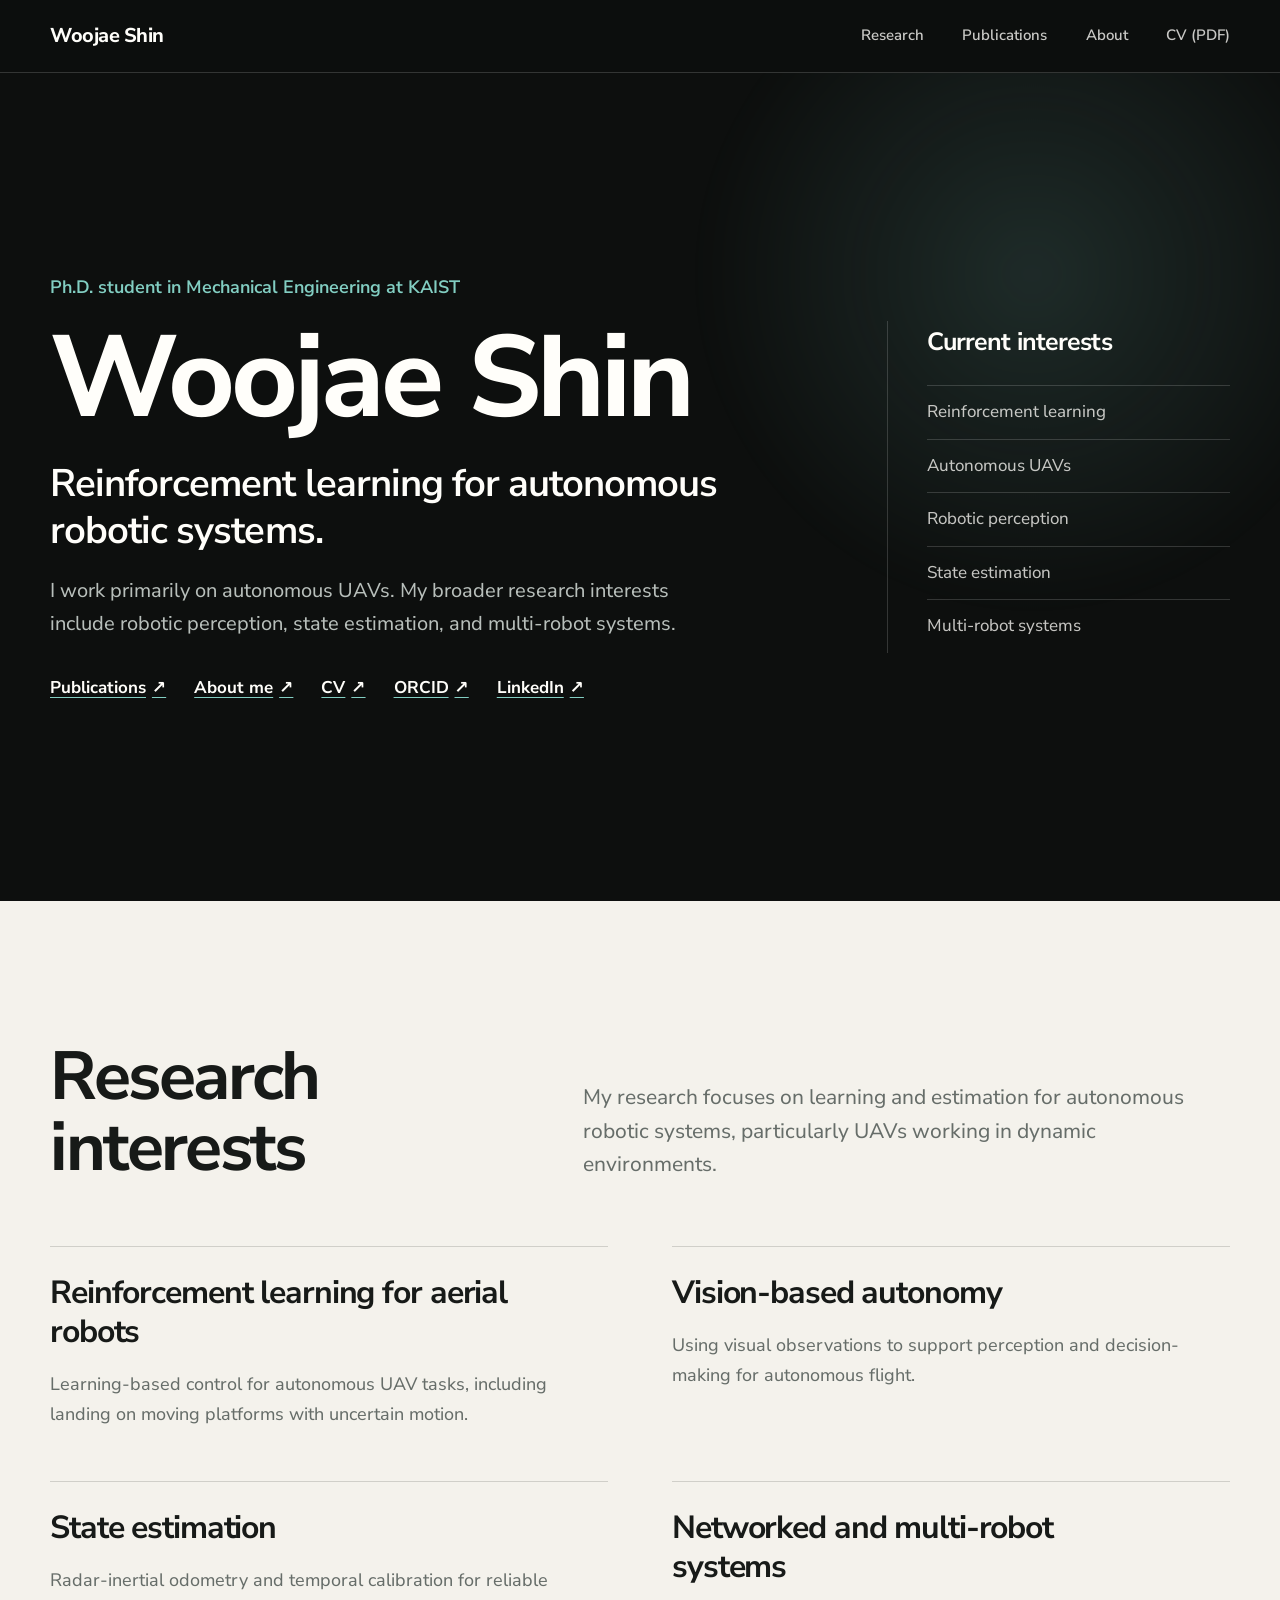
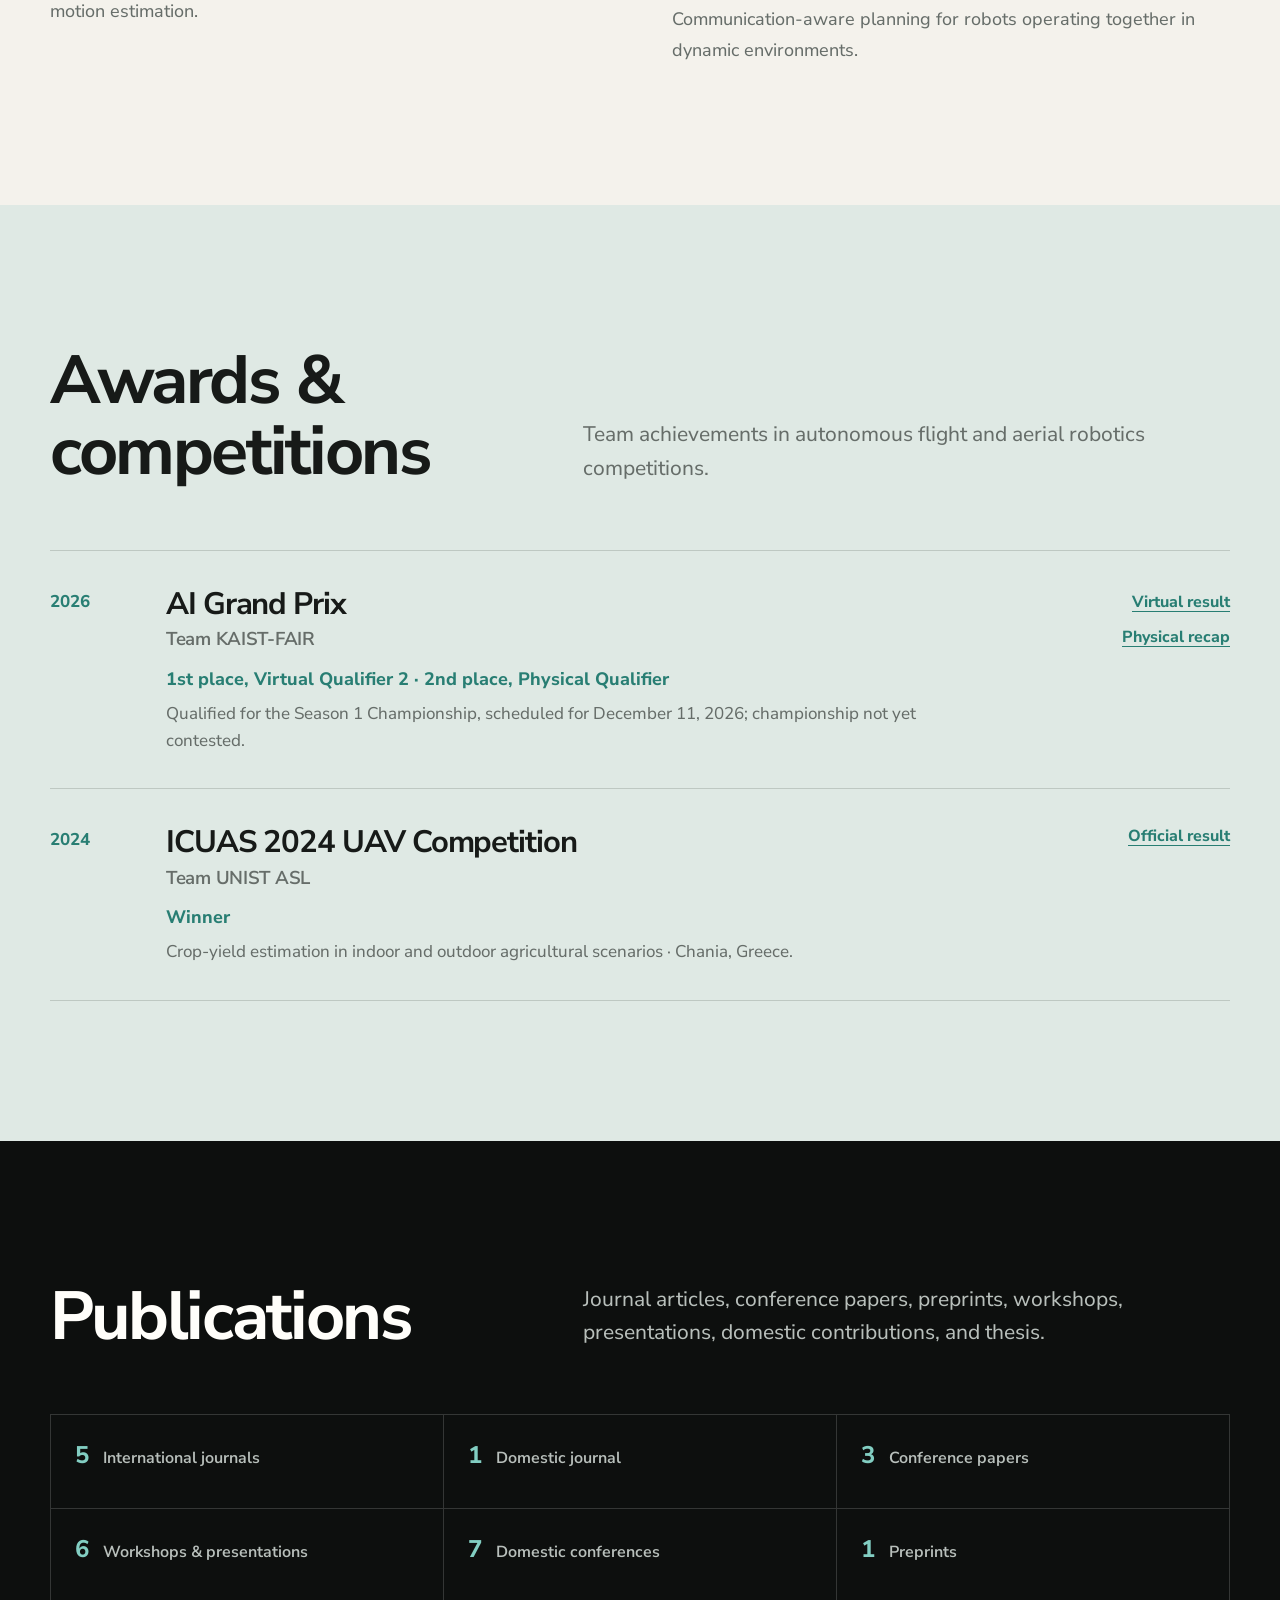
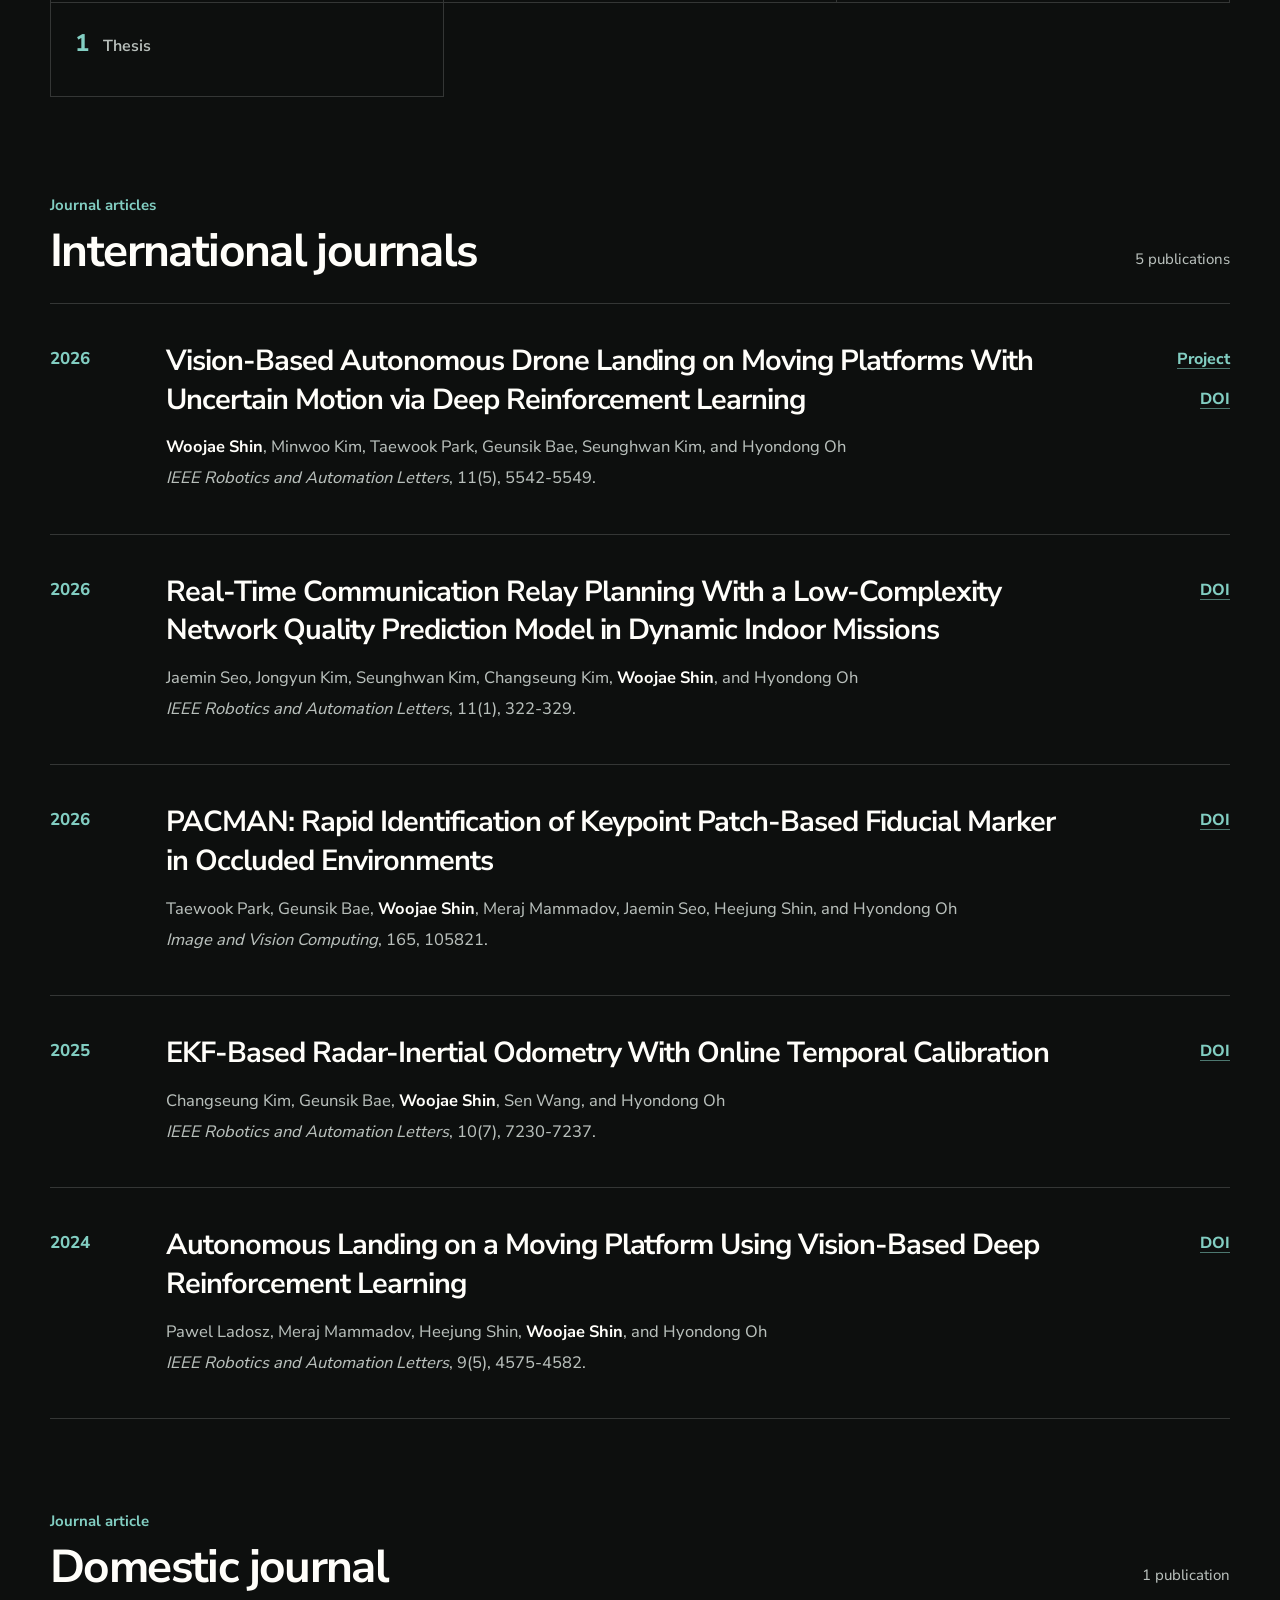
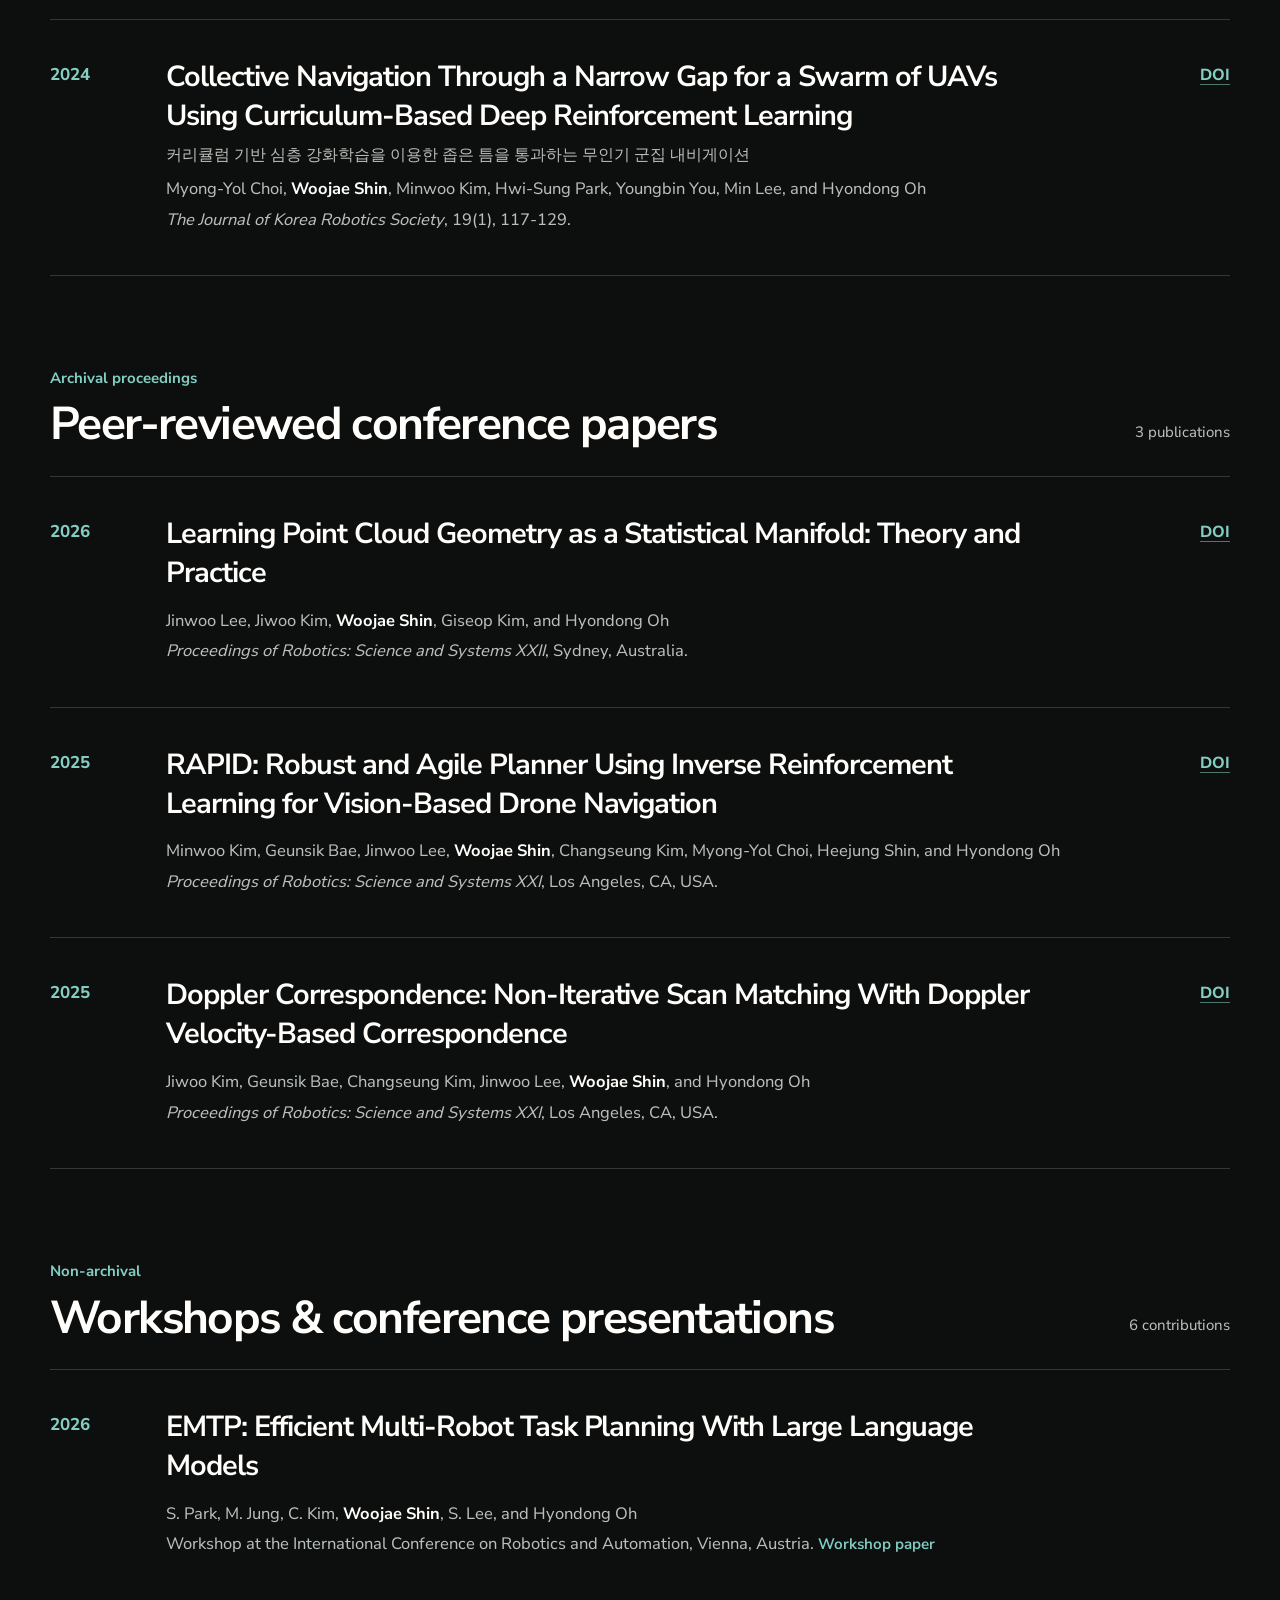
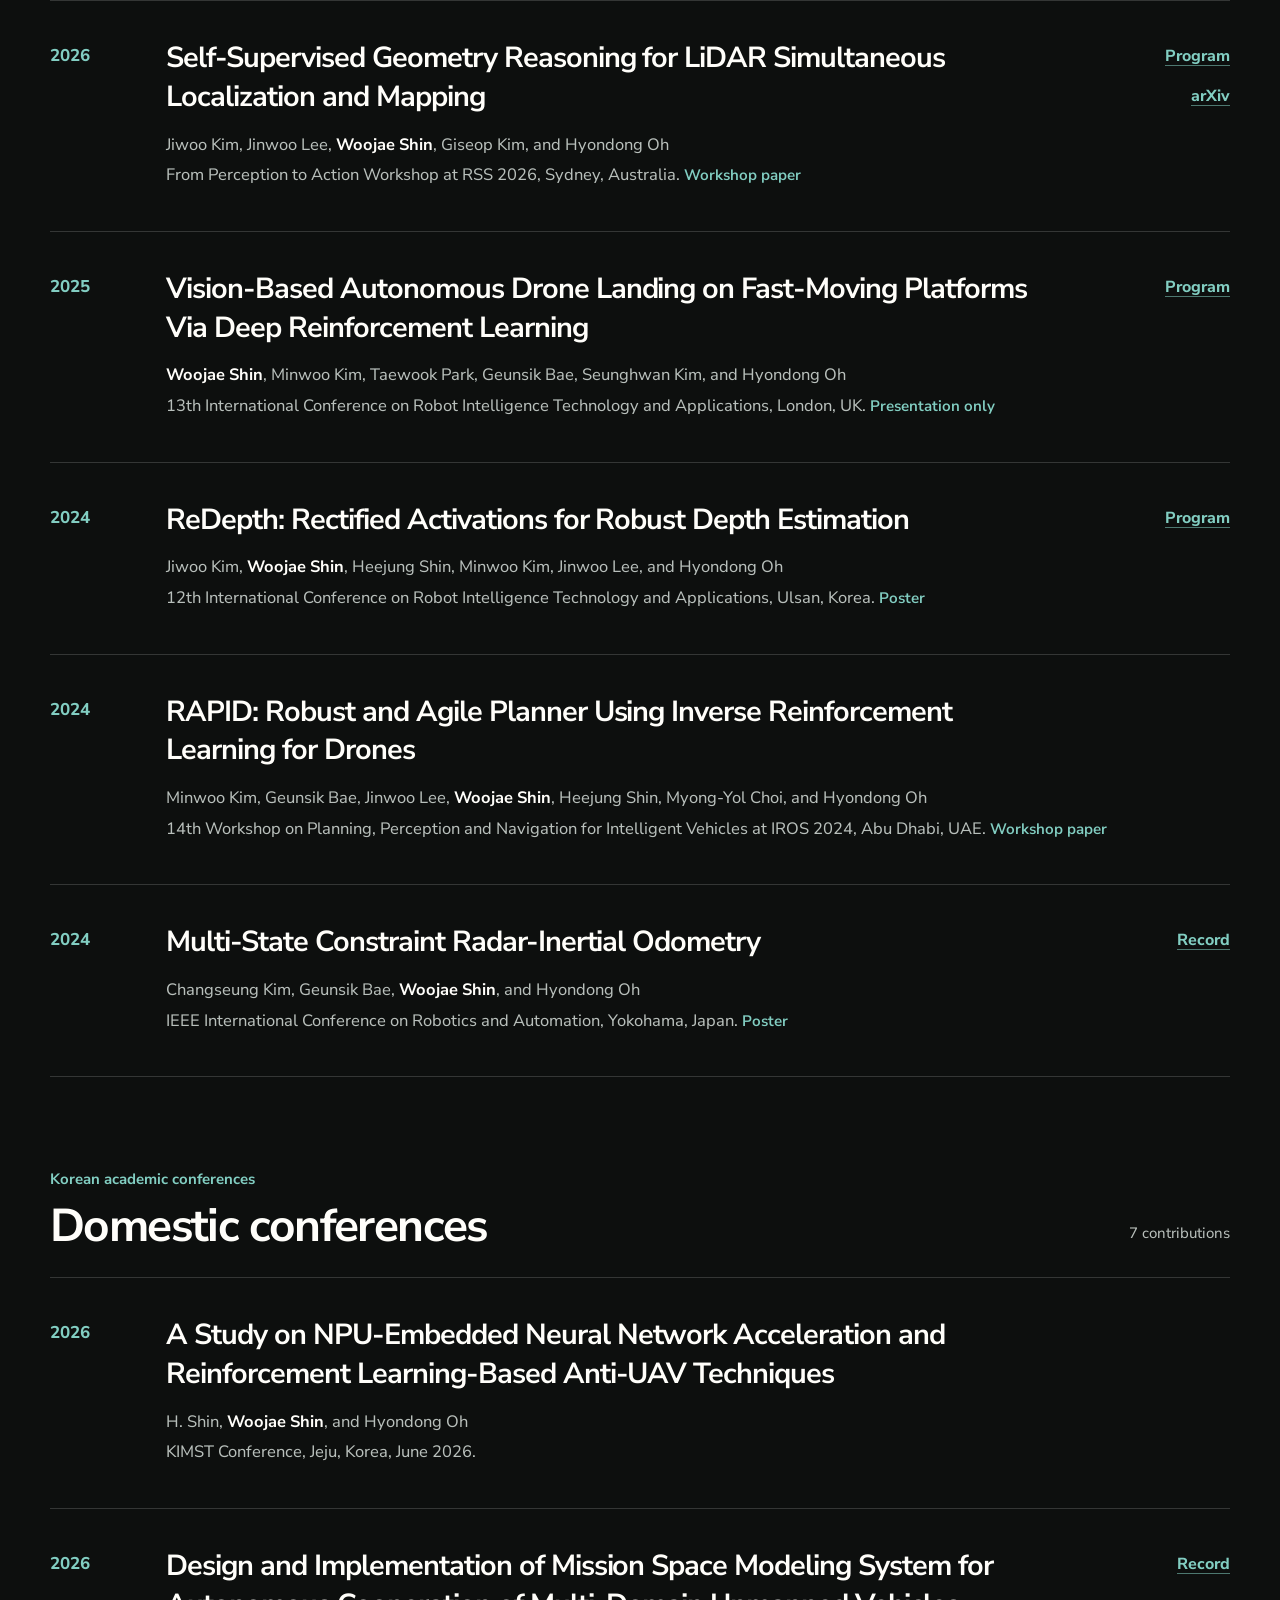
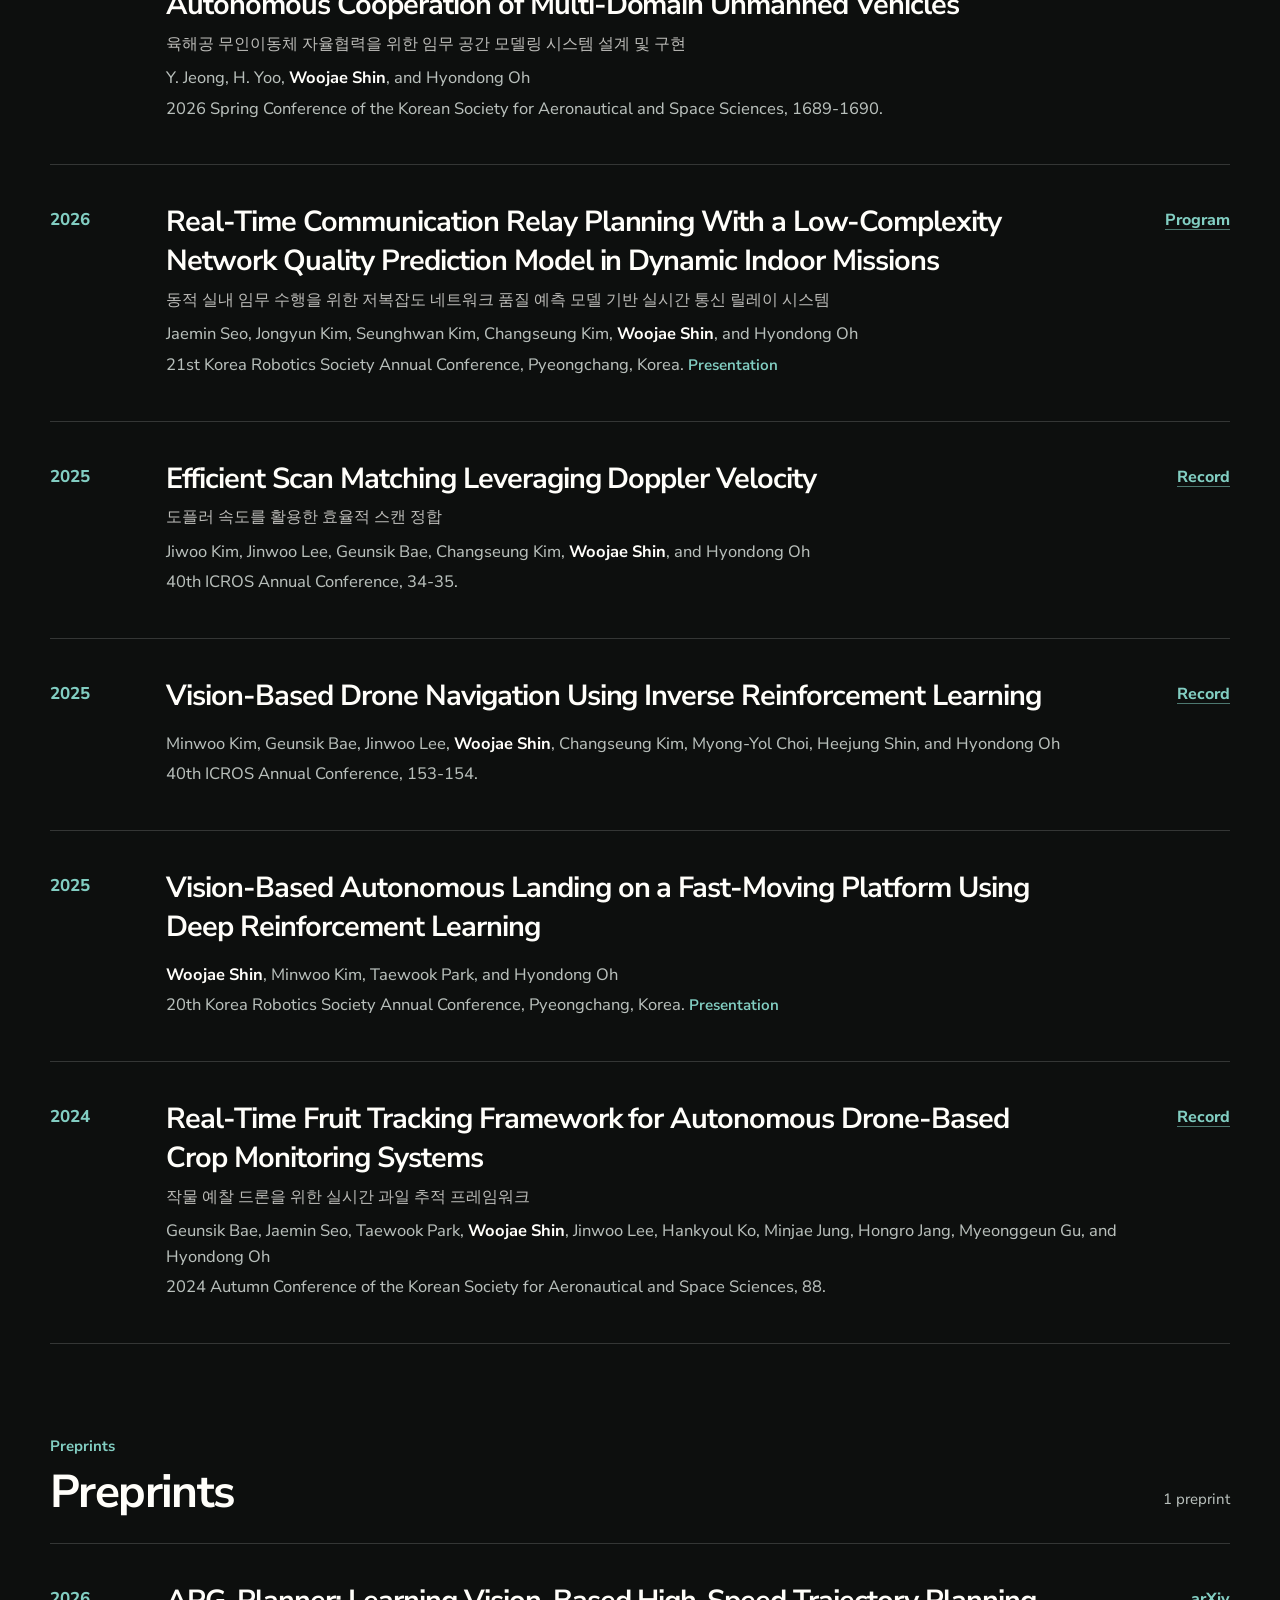
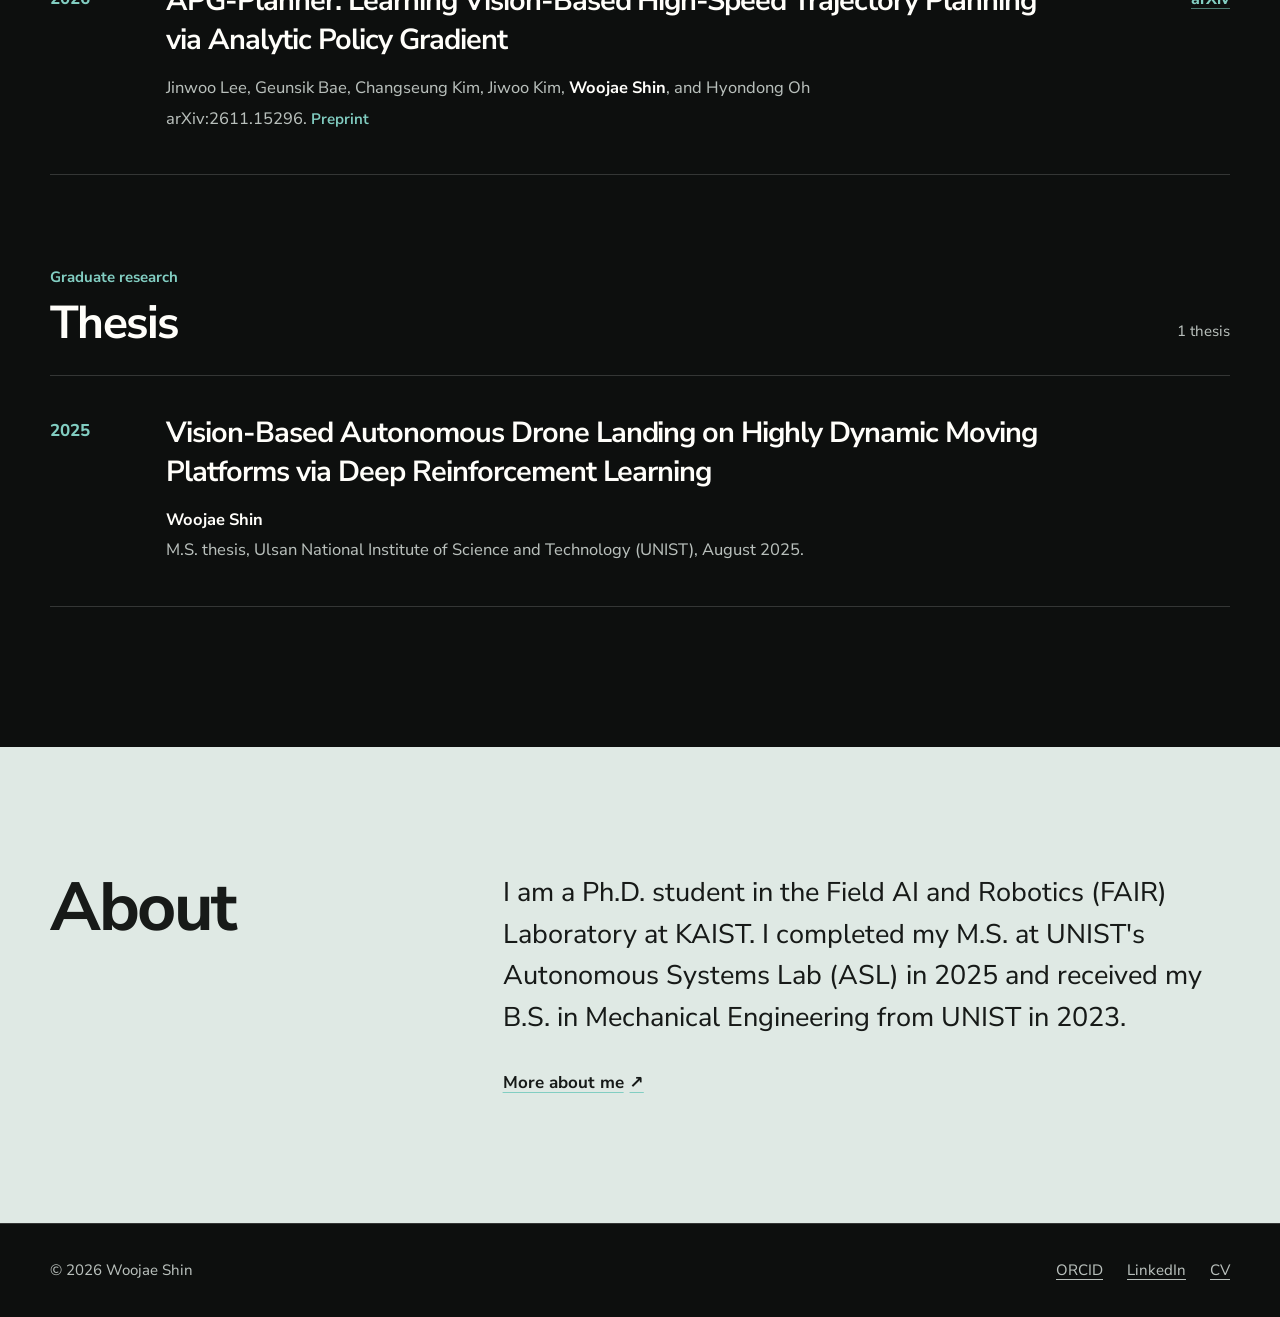
<file: index.html>
<!doctype html>
<html lang="en">
  <head>
    <meta charset="utf-8">
    <meta name="viewport" content="width=device-width, initial-scale=1">
    <meta name="theme-color" content="#0d0f0e">
    <meta name="description" content="Woojae Shin is a Ph.D. student in Mechanical Engineering at KAIST. His research interests include reinforcement learning, autonomous UAVs, perception, state estimation, and multi-robot systems.">
    <link rel="canonical" href="https://sindream.github.io/">
    <link rel="icon" href="assets/img/favicon.svg" type="image/svg+xml">
    <link rel="stylesheet" href="assets/css/styles.css?v=20261007-4">
    <script src="assets/js/site.js" defer></script>

    <meta property="og:type" content="website">
    <meta property="og:title" content="Woojae Shin | KAIST">
    <meta property="og:description" content="Ph.D. student researching reinforcement learning and autonomous robotic systems.">
    <meta property="og:url" content="https://sindream.github.io/">
    <meta property="og:site_name" content="Woojae Shin">
    <meta name="twitter:card" content="summary">

    <title>Woojae Shin | KAIST</title>

    <script type="application/ld+json">
      {
        "@context": "https://schema.org",
        "@type": "Person",
        "name": "Woojae Shin",
        "url": "https://sindream.github.io/",
        "jobTitle": "Ph.D. Student in Mechanical Engineering",
        "affiliation": {
          "@type": "CollegeOrUniversity",
          "name": "Korea Advanced Institute of Science and Technology"
        },
        "sameAs": [
          "https://orcid.org/0000-0002-6155-3712",
          "https://kr.linkedin.com/in/woojae-shin-71358039b"
        ]
      }
    </script>
  </head>
  <body class="page-home">
    <a class="skip-link" href="#main-content">Skip to content</a>

    <header class="site-header">
      <div class="site-shell header-inner">
        <a class="wordmark" href="#top" aria-label="Woojae Shin, home">Woojae Shin</a>
        <nav class="site-nav" aria-label="Primary navigation">
          <a href="#research">Research</a>
          <a href="#publications">Publications</a>
          <a href="profile.html">About</a>
          <a href="assets/cv/woojae-shin-cv.pdf">CV (PDF)</a>
        </nav>
      </div>
    </header>

    <main id="main-content">
      <section class="hero" id="top" aria-labelledby="hero-title">
        <div class="hero-glow" aria-hidden="true"></div>
        <div class="site-shell hero-layout">
          <div class="hero-copy" data-reveal>
            <p class="hero-affiliation">Ph.D. student in Mechanical Engineering at KAIST</p>
            <h1 id="hero-title">Woojae Shin</h1>
            <p class="hero-focus">Reinforcement learning for autonomous robotic systems.</p>
            <p class="hero-lede">I work primarily on autonomous UAVs. My broader research interests include robotic perception, state estimation, and multi-robot systems.</p>
            <div class="text-links" aria-label="Quick links">
              <a href="#publications">Publications</a>
              <a href="profile.html">About me</a>
              <a href="assets/cv/woojae-shin-cv.pdf">CV</a>
              <a href="https://orcid.org/0000-0002-6155-3712" target="_blank" rel="noopener noreferrer">ORCID</a>
              <a href="https://kr.linkedin.com/in/woojae-shin-71358039b" target="_blank" rel="noopener noreferrer">LinkedIn</a>
            </div>
          </div>

          <aside class="hero-card" data-reveal aria-label="Current research interests">
            <h2>Current interests</h2>
            <ul>
              <li>Reinforcement learning</li>
              <li>Autonomous UAVs</li>
              <li>Robotic perception</li>
              <li>State estimation</li>
              <li>Multi-robot systems</li>
            </ul>
          </aside>
        </div>
      </section>

      <section class="research-section" id="research" aria-labelledby="research-title">
        <div class="site-shell">
          <div class="section-heading" data-reveal>
            <h2 id="research-title">Research interests</h2>
            <p>My research focuses on learning and estimation for autonomous robotic systems, particularly UAVs working in dynamic environments.</p>
          </div>

          <div class="interest-grid">
            <article class="interest-card" data-reveal>
              <h3>Reinforcement learning for aerial robots</h3>
              <p>Learning-based control for autonomous UAV tasks, including landing on moving platforms with uncertain motion.</p>
            </article>
            <article class="interest-card" data-reveal>
              <h3>Vision-based autonomy</h3>
              <p>Using visual observations to support perception and decision-making for autonomous flight.</p>
            </article>
            <article class="interest-card" data-reveal>
              <h3>State estimation</h3>
              <p>Radar-inertial odometry and temporal calibration for reliable motion estimation.</p>
            </article>
            <article class="interest-card" data-reveal>
              <h3>Networked and multi-robot systems</h3>
              <p>Communication-aware planning for robots operating together in dynamic environments.</p>
            </article>
          </div>
        </div>
      </section>

      <section class="awards-section" id="awards" aria-labelledby="awards-title">
        <div class="site-shell awards-layout">
          <div class="section-heading" data-reveal>
            <h2 id="awards-title">Awards &amp; competitions</h2>
            <p>Team achievements in autonomous flight and aerial robotics competitions.</p>
          </div>

          <ol class="awards-list">
            <li class="award-item" data-reveal>
              <p class="award-year">2026</p>
              <div class="award-copy">
                <h3>AI Grand Prix <span>Team KAIST-FAIR</span></h3>
                <p class="award-result">1st place, Virtual Qualifier 2 · 2nd place, Physical Qualifier</p>
                <p class="award-note">Qualified for the Season 1 Championship, scheduled for December 11, 2026; championship not yet contested.</p>
              </div>
              <div class="award-actions">
                <a class="award-link" href="https://www.linkedin.com/posts/changseung-kim-616762309_theaigrandprix-anduril-droneracing-activity-7490751947973726208-EEYD" target="_blank" rel="noopener noreferrer">Virtual result</a>
                <a class="award-link" href="https://dronechampionsleague.com/ai-grand-prix-physical-qualifier/" target="_blank" rel="noopener noreferrer">Physical recap</a>
              </div>
            </li>
            <li class="award-item" data-reveal>
              <p class="award-year">2024</p>
              <div class="award-copy">
                <h3>ICUAS 2024 UAV Competition <span>Team UNIST ASL</span></h3>
                <p class="award-result">Winner</p>
                <p class="award-note">Crop-yield estimation in indoor and outdoor agricultural scenarios · Chania, Greece.</p>
              </div>
              <a class="award-link" href="https://aerostream.fer.hr/aerostream/news?%40=30z3j" target="_blank" rel="noopener noreferrer">Official result</a>
            </li>
          </ol>
        </div>
      </section>

      <section class="publications-section" id="publications" aria-labelledby="publications-title">
        <div class="site-shell">
          <div class="section-heading section-heading-dark" data-reveal>
            <h2 id="publications-title">Publications</h2>
            <p>Journal articles, conference papers, preprints, workshops, presentations, domestic contributions, and thesis.</p>
          </div>

          <nav class="publication-index" aria-label="Publication categories" data-reveal>
            <a href="#international-journals"><span>5</span>International journals</a>
            <a href="#domestic-journal"><span>1</span>Domestic journal</a>
            <a href="#conference-papers"><span>3</span>Conference papers</a>
            <a href="#presentations"><span>6</span>Workshops &amp; presentations</a>
            <a href="#domestic-conferences"><span>7</span>Domestic conferences</a>
            <a href="#preprints"><span>1</span>Preprints</a>
            <a href="#thesis"><span>1</span>Thesis</a>
          </nav>

          <section class="publication-group" id="international-journals" aria-labelledby="international-journals-title">
            <div class="publication-group-heading" data-reveal>
              <div>
                <p class="publication-kicker">Journal articles</p>
                <h3 id="international-journals-title">International journals</h3>
              </div>
              <p>5 publications</p>
            </div>
            <div class="publication-list">
              <article class="publication-item" data-reveal>
                <p class="publication-year">2026</p>
                <div class="publication-copy">
                  <h4><a href="projects/vision-based-autonomous-drone-landing/">Vision-Based Autonomous Drone Landing on Moving Platforms With Uncertain Motion via Deep Reinforcement Learning</a></h4>
                  <p class="authors"><strong>Woojae Shin</strong>, Minwoo Kim, Taewook Park, Geunsik Bae, Seunghwan Kim, and Hyondong Oh</p>
                  <p class="venue"><em>IEEE Robotics and Automation Letters</em>, 11(5), 5542-5549.</p>
                </div>
                <div class="publication-actions" aria-label="Links for Vision-Based Autonomous Drone Landing">
                  <a class="publication-link" href="projects/vision-based-autonomous-drone-landing/">Project</a>
                  <a class="publication-link" href="https://doi.org/10.1109/LRA.2026.3674011" target="_blank" rel="noopener noreferrer">DOI</a>
                </div>
              </article>

              <article class="publication-item" data-reveal>
                <p class="publication-year">2026</p>
                <div class="publication-copy">
                  <h4><a href="https://doi.org/10.1109/LRA.2025.3632056" target="_blank" rel="noopener noreferrer">Real-Time Communication Relay Planning With a Low-Complexity Network Quality Prediction Model in Dynamic Indoor Missions</a></h4>
                  <p class="authors">Jaemin Seo, Jongyun Kim, Seunghwan Kim, Changseung Kim, <strong>Woojae Shin</strong>, and Hyondong Oh</p>
                  <p class="venue"><em>IEEE Robotics and Automation Letters</em>, 11(1), 322-329.</p>
                </div>
                <a class="publication-link" href="https://doi.org/10.1109/LRA.2025.3632056" target="_blank" rel="noopener noreferrer" aria-label="Open DOI for Real-Time Communication Relay Planning">DOI</a>
              </article>

              <article class="publication-item" data-reveal>
                <p class="publication-year">2026</p>
                <div class="publication-copy">
                  <h4><a href="https://doi.org/10.1016/j.imavis.2025.105821" target="_blank" rel="noopener noreferrer">PACMAN: Rapid Identification of Keypoint Patch-Based Fiducial Marker in Occluded Environments</a></h4>
                  <p class="authors">Taewook Park, Geunsik Bae, <strong>Woojae Shin</strong>, Meraj Mammadov, Jaemin Seo, Heejung Shin, and Hyondong Oh</p>
                  <p class="venue"><em>Image and Vision Computing</em>, 165, 105821.</p>
                </div>
                <a class="publication-link" href="https://doi.org/10.1016/j.imavis.2025.105821" target="_blank" rel="noopener noreferrer" aria-label="Open DOI for PACMAN">DOI</a>
              </article>

              <article class="publication-item" data-reveal>
                <p class="publication-year">2025</p>
                <div class="publication-copy">
                  <h4><a href="https://doi.org/10.1109/LRA.2025.3575320" target="_blank" rel="noopener noreferrer">EKF-Based Radar-Inertial Odometry With Online Temporal Calibration</a></h4>
                  <p class="authors">Changseung Kim, Geunsik Bae, <strong>Woojae Shin</strong>, Sen Wang, and Hyondong Oh</p>
                  <p class="venue"><em>IEEE Robotics and Automation Letters</em>, 10(7), 7230-7237.</p>
                </div>
                <a class="publication-link" href="https://doi.org/10.1109/LRA.2025.3575320" target="_blank" rel="noopener noreferrer" aria-label="Open DOI for EKF-Based Radar-Inertial Odometry">DOI</a>
              </article>

              <article class="publication-item" data-reveal>
                <p class="publication-year">2024</p>
                <div class="publication-copy">
                  <h4><a href="https://doi.org/10.1109/LRA.2024.3379837" target="_blank" rel="noopener noreferrer">Autonomous Landing on a Moving Platform Using Vision-Based Deep Reinforcement Learning</a></h4>
                  <p class="authors">Pawel Ladosz, Meraj Mammadov, Heejung Shin, <strong>Woojae Shin</strong>, and Hyondong Oh</p>
                  <p class="venue"><em>IEEE Robotics and Automation Letters</em>, 9(5), 4575-4582.</p>
                </div>
                <a class="publication-link" href="https://doi.org/10.1109/LRA.2024.3379837" target="_blank" rel="noopener noreferrer" aria-label="Open DOI for Autonomous Landing on a Moving Platform">DOI</a>
              </article>
            </div>
          </section>

          <section class="publication-group" id="domestic-journal" aria-labelledby="domestic-journal-title">
            <div class="publication-group-heading" data-reveal>
              <div>
                <p class="publication-kicker">Journal article</p>
                <h3 id="domestic-journal-title">Domestic journal</h3>
              </div>
              <p>1 publication</p>
            </div>
            <div class="publication-list">
              <article class="publication-item" data-reveal>
                <p class="publication-year">2024</p>
                <div class="publication-copy">
                  <h4><a href="https://doi.org/10.7746/jkros.2024.19.1.117" target="_blank" rel="noopener noreferrer">Collective Navigation Through a Narrow Gap for a Swarm of UAVs Using Curriculum-Based Deep Reinforcement Learning</a></h4>
                  <p class="publication-local-title" lang="ko">커리큘럼 기반 심층 강화학습을 이용한 좁은 틈을 통과하는 무인기 군집 내비게이션</p>
                  <p class="authors">Myong-Yol Choi, <strong>Woojae Shin</strong>, Minwoo Kim, Hwi-Sung Park, Youngbin You, Min Lee, and Hyondong Oh</p>
                  <p class="venue"><em>The Journal of Korea Robotics Society</em>, 19(1), 117-129.</p>
                </div>
                <a class="publication-link" href="https://doi.org/10.7746/jkros.2024.19.1.117" target="_blank" rel="noopener noreferrer" aria-label="Open DOI for Collective Navigation Through a Narrow Gap">DOI</a>
              </article>
            </div>
          </section>

          <section class="publication-group" id="conference-papers" aria-labelledby="conference-papers-title">
            <div class="publication-group-heading" data-reveal>
              <div>
                <p class="publication-kicker">Archival proceedings</p>
                <h3 id="conference-papers-title">Peer-reviewed conference papers</h3>
              </div>
              <p>3 publications</p>
            </div>
            <div class="publication-list">
              <article class="publication-item" data-reveal>
                <p class="publication-year">2026</p>
                <div class="publication-copy">
                  <h4><a href="https://doi.org/10.15607/RSS.2026.XXII.138" target="_blank" rel="noopener noreferrer">Learning Point Cloud Geometry as a Statistical Manifold: Theory and Practice</a></h4>
                  <p class="authors">Jinwoo Lee, Jiwoo Kim, <strong>Woojae Shin</strong>, Giseop Kim, and Hyondong Oh</p>
                  <p class="venue"><em>Proceedings of Robotics: Science and Systems XXII</em>, Sydney, Australia.</p>
                </div>
                <a class="publication-link" href="https://doi.org/10.15607/RSS.2026.XXII.138" target="_blank" rel="noopener noreferrer" aria-label="Open DOI for Learning Point Cloud Geometry">DOI</a>
              </article>

              <article class="publication-item" data-reveal>
                <p class="publication-year">2025</p>
                <div class="publication-copy">
                  <h4><a href="https://doi.org/10.15607/RSS.2025.XXI.142" target="_blank" rel="noopener noreferrer">RAPID: Robust and Agile Planner Using Inverse Reinforcement Learning for Vision-Based Drone Navigation</a></h4>
                  <p class="authors">Minwoo Kim, Geunsik Bae, Jinwoo Lee, <strong>Woojae Shin</strong>, Changseung Kim, Myong-Yol Choi, Heejung Shin, and Hyondong Oh</p>
                  <p class="venue"><em>Proceedings of Robotics: Science and Systems XXI</em>, Los Angeles, CA, USA.</p>
                </div>
                <a class="publication-link" href="https://doi.org/10.15607/RSS.2025.XXI.142" target="_blank" rel="noopener noreferrer" aria-label="Open DOI for RAPID">DOI</a>
              </article>

              <article class="publication-item" data-reveal>
                <p class="publication-year">2025</p>
                <div class="publication-copy">
                  <h4><a href="https://doi.org/10.15607/RSS.2025.XXI.005" target="_blank" rel="noopener noreferrer">Doppler Correspondence: Non-Iterative Scan Matching With Doppler Velocity-Based Correspondence</a></h4>
                  <p class="authors">Jiwoo Kim, Geunsik Bae, Changseung Kim, Jinwoo Lee, <strong>Woojae Shin</strong>, and Hyondong Oh</p>
                  <p class="venue"><em>Proceedings of Robotics: Science and Systems XXI</em>, Los Angeles, CA, USA.</p>
                </div>
                <a class="publication-link" href="https://doi.org/10.15607/RSS.2025.XXI.005" target="_blank" rel="noopener noreferrer" aria-label="Open DOI for Doppler Correspondence">DOI</a>
              </article>
            </div>
          </section>

          <section class="publication-group" id="presentations" aria-labelledby="presentations-title">
            <div class="publication-group-heading" data-reveal>
              <div>
                <p class="publication-kicker">Non-archival</p>
                <h3 id="presentations-title">Workshops &amp; conference presentations</h3>
              </div>
              <p>6 contributions</p>
            </div>
            <div class="publication-list">
              <article class="publication-item" data-reveal>
                <p class="publication-year">2026</p>
                <div class="publication-copy">
                  <h4>EMTP: Efficient Multi-Robot Task Planning With Large Language Models</h4>
                  <p class="authors">S. Park, M. Jung, C. Kim, <strong>Woojae Shin</strong>, S. Lee, and Hyondong Oh</p>
                  <p class="venue">Workshop at the International Conference on Robotics and Automation, Vienna, Austria. <span class="publication-note">Workshop paper</span></p>
                </div>
              </article>

              <article class="publication-item" data-reveal>
                <p class="publication-year">2026</p>
                <div class="publication-copy">
                  <h4><a href="https://rcba-workshop.github.io/rss2026/accepted-papers.html" target="_blank" rel="noopener noreferrer">Self-Supervised Geometry Reasoning for LiDAR Simultaneous Localization and Mapping</a></h4>
                  <p class="authors">Jiwoo Kim, Jinwoo Lee, <strong>Woojae Shin</strong>, Giseop Kim, and Hyondong Oh</p>
                  <p class="venue">From Perception to Action Workshop at RSS 2026, Sydney, Australia. <span class="publication-note">Workshop paper</span></p>
                </div>
                <div class="publication-actions" aria-label="Links for Self-Supervised Geometry Reasoning">
                  <a class="publication-link" href="https://rcba-workshop.github.io/rss2026/accepted-papers.html" target="_blank" rel="noopener noreferrer">Program</a>
                  <a class="publication-link" href="https://arxiv.org/abs/2606.30166" target="_blank" rel="noopener noreferrer">arXiv</a>
                </div>
              </article>

              <article class="publication-item" data-reveal>
                <p class="publication-year">2025</p>
                <div class="publication-copy">
                  <h4><a href="https://ras.papercept.net/conferences/conferences/RITA25/program/RITA25_ContentListWeb_1.html" target="_blank" rel="noopener noreferrer">Vision-Based Autonomous Drone Landing on Fast-Moving Platforms Via Deep Reinforcement Learning</a></h4>
                  <p class="authors"><strong>Woojae Shin</strong>, Minwoo Kim, Taewook Park, Geunsik Bae, Seunghwan Kim, and Hyondong Oh</p>
                  <p class="venue">13th International Conference on Robot Intelligence Technology and Applications, London, UK. <span class="publication-note">Presentation only</span></p>
                </div>
                <a class="publication-link" href="https://ras.papercept.net/conferences/conferences/RITA25/program/RITA25_ContentListWeb_1.html" target="_blank" rel="noopener noreferrer" aria-label="Open RiTA 2025 program">Program</a>
              </article>

              <article class="publication-item" data-reveal>
                <p class="publication-year">2024</p>
                <div class="publication-copy">
                  <h4><a href="https://urobot.kaist.ac.kr/rita/2024/technical-program-details/" target="_blank" rel="noopener noreferrer">ReDepth: Rectified Activations for Robust Depth Estimation</a></h4>
                  <p class="authors">Jiwoo Kim, <strong>Woojae Shin</strong>, Heejung Shin, Minwoo Kim, Jinwoo Lee, and Hyondong Oh</p>
                  <p class="venue">12th International Conference on Robot Intelligence Technology and Applications, Ulsan, Korea. <span class="publication-note">Poster</span></p>
                </div>
                <a class="publication-link" href="https://urobot.kaist.ac.kr/rita/2024/technical-program-details/" target="_blank" rel="noopener noreferrer" aria-label="Open RiTA 2024 program">Program</a>
              </article>

              <article class="publication-item" data-reveal>
                <p class="publication-year">2024</p>
                <div class="publication-copy">
                  <h4>RAPID: Robust and Agile Planner Using Inverse Reinforcement Learning for Drones</h4>
                  <p class="authors">Minwoo Kim, Geunsik Bae, Jinwoo Lee, <strong>Woojae Shin</strong>, Heejung Shin, Myong-Yol Choi, and Hyondong Oh</p>
                  <p class="venue">14th Workshop on Planning, Perception and Navigation for Intelligent Vehicles at IROS 2024, Abu Dhabi, UAE. <span class="publication-note">Workshop paper</span></p>
                </div>
              </article>

              <article class="publication-item" data-reveal>
                <p class="publication-year">2024</p>
                <div class="publication-copy">
                  <h4><a href="https://scholarworks.unist.ac.kr/handle/201301/85489" target="_blank" rel="noopener noreferrer">Multi-State Constraint Radar-Inertial Odometry</a></h4>
                  <p class="authors">Changseung Kim, Geunsik Bae, <strong>Woojae Shin</strong>, and Hyondong Oh</p>
                  <p class="venue">IEEE International Conference on Robotics and Automation, Yokohama, Japan. <span class="publication-note">Poster</span></p>
                </div>
                <a class="publication-link" href="https://scholarworks.unist.ac.kr/handle/201301/85489" target="_blank" rel="noopener noreferrer" aria-label="Open Multi-State Constraint Radar-Inertial Odometry record">Record</a>
              </article>
            </div>
          </section>

          <section class="publication-group" id="domestic-conferences" aria-labelledby="domestic-conferences-title">
            <div class="publication-group-heading" data-reveal>
              <div>
                <p class="publication-kicker">Korean academic conferences</p>
                <h3 id="domestic-conferences-title">Domestic conferences</h3>
              </div>
              <p>7 contributions</p>
            </div>
            <div class="publication-list">
              <article class="publication-item" data-reveal>
                <p class="publication-year">2026</p>
                <div class="publication-copy">
                  <h4>A Study on NPU-Embedded Neural Network Acceleration and Reinforcement Learning-Based Anti-UAV Techniques</h4>
                  <p class="authors">H. Shin, <strong>Woojae Shin</strong>, and Hyondong Oh</p>
                  <p class="venue">KIMST Conference, Jeju, Korea, June 2026.</p>
                </div>
              </article>

              <article class="publication-item" data-reveal>
                <p class="publication-year">2026</p>
                <div class="publication-copy">
                  <h4><a href="https://www.dbpia.co.kr/journal/articleDetail?nodeId=NODE12758307" target="_blank" rel="noopener noreferrer">Design and Implementation of Mission Space Modeling System for Autonomous Cooperation of Multi-Domain Unmanned Vehicles</a></h4>
                  <p class="publication-local-title" lang="ko">육해공 무인이동체 자율협력을 위한 임무 공간 모델링 시스템 설계 및 구현</p>
                  <p class="authors">Y. Jeong, H. Yoo, <strong>Woojae Shin</strong>, and Hyondong Oh</p>
                  <p class="venue">2026 Spring Conference of the Korean Society for Aeronautical and Space Sciences, 1689-1690.</p>
                </div>
                <a class="publication-link" href="https://www.dbpia.co.kr/journal/articleDetail?nodeId=NODE12758307" target="_blank" rel="noopener noreferrer" aria-label="Open mission space modeling paper record">Record</a>
              </article>

              <article class="publication-item" data-reveal>
                <p class="publication-year">2026</p>
                <div class="publication-copy">
                  <h4><a href="https://kros.org/Conference/ConferenceView.asp?AC=0&amp;CODE=CC20250902&amp;CpPage=298" target="_blank" rel="noopener noreferrer">Real-Time Communication Relay Planning With a Low-Complexity Network Quality Prediction Model in Dynamic Indoor Missions</a></h4>
                  <p class="publication-local-title" lang="ko">동적 실내 임무 수행을 위한 저복잡도 네트워크 품질 예측 모델 기반 실시간 통신 릴레이 시스템</p>
                  <p class="authors">Jaemin Seo, Jongyun Kim, Seunghwan Kim, Changseung Kim, <strong>Woojae Shin</strong>, and Hyondong Oh</p>
                  <p class="venue">21st Korea Robotics Society Annual Conference, Pyeongchang, Korea. <span class="publication-note">Presentation</span></p>
                </div>
                <a class="publication-link" href="https://kros.org/Conference/ConferenceView.asp?AC=0&amp;CODE=CC20250902&amp;CpPage=298" target="_blank" rel="noopener noreferrer" aria-label="Open KRoC 2026 program">Program</a>
              </article>

              <article class="publication-item" data-reveal>
                <p class="publication-year">2025</p>
                <div class="publication-copy">
                  <h4><a href="https://www.dbpia.co.kr/journal/articleDetail?nodeId=NODE12313184" target="_blank" rel="noopener noreferrer">Efficient Scan Matching Leveraging Doppler Velocity</a></h4>
                  <p class="publication-local-title" lang="ko">도플러 속도를 활용한 효율적 스캔 정합</p>
                  <p class="authors">Jiwoo Kim, Jinwoo Lee, Geunsik Bae, Changseung Kim, <strong>Woojae Shin</strong>, and Hyondong Oh</p>
                  <p class="venue">40th ICROS Annual Conference, 34-35.</p>
                </div>
                <a class="publication-link" href="https://www.dbpia.co.kr/journal/articleDetail?nodeId=NODE12313184" target="_blank" rel="noopener noreferrer" aria-label="Open efficient scan matching paper record">Record</a>
              </article>

              <article class="publication-item" data-reveal>
                <p class="publication-year">2025</p>
                <div class="publication-copy">
                  <h4><a href="https://www.dbpia.co.kr/journal/articleDetail?nodeId=NODE12313231" target="_blank" rel="noopener noreferrer">Vision-Based Drone Navigation Using Inverse Reinforcement Learning</a></h4>
                  <p class="authors">Minwoo Kim, Geunsik Bae, Jinwoo Lee, <strong>Woojae Shin</strong>, Changseung Kim, Myong-Yol Choi, Heejung Shin, and Hyondong Oh</p>
                  <p class="venue">40th ICROS Annual Conference, 153-154.</p>
                </div>
                <a class="publication-link" href="https://www.dbpia.co.kr/journal/articleDetail?nodeId=NODE12313231" target="_blank" rel="noopener noreferrer" aria-label="Open vision-based drone navigation paper record">Record</a>
              </article>

              <article class="publication-item" data-reveal>
                <p class="publication-year">2025</p>
                <div class="publication-copy">
                  <h4>Vision-Based Autonomous Landing on a Fast-Moving Platform Using Deep Reinforcement Learning</h4>
                  <p class="authors"><strong>Woojae Shin</strong>, Minwoo Kim, Taewook Park, and Hyondong Oh</p>
                  <p class="venue">20th Korea Robotics Society Annual Conference, Pyeongchang, Korea. <span class="publication-note">Presentation</span></p>
                </div>
              </article>

              <article class="publication-item" data-reveal>
                <p class="publication-year">2024</p>
                <div class="publication-copy">
                  <h4><a href="https://scholarworks.unist.ac.kr/handle/201301/85486" target="_blank" rel="noopener noreferrer">Real-Time Fruit Tracking Framework for Autonomous Drone-Based Crop Monitoring Systems</a></h4>
                  <p class="publication-local-title" lang="ko">작물 예찰 드론을 위한 실시간 과일 추적 프레임워크</p>
                  <p class="authors">Geunsik Bae, Jaemin Seo, Taewook Park, <strong>Woojae Shin</strong>, Jinwoo Lee, Hankyoul Ko, Minjae Jung, Hongro Jang, Myeonggeun Gu, and Hyondong Oh</p>
                  <p class="venue">2024 Autumn Conference of the Korean Society for Aeronautical and Space Sciences, 88.</p>
                </div>
                <a class="publication-link" href="https://scholarworks.unist.ac.kr/handle/201301/85486" target="_blank" rel="noopener noreferrer" aria-label="Open fruit tracking paper record">Record</a>
              </article>
            </div>
          </section>

          <section class="publication-group" id="preprints" aria-labelledby="preprints-title">
            <div class="publication-group-heading" data-reveal>
              <div>
                <p class="publication-kicker">Preprints</p>
                <h3 id="preprints-title">Preprints</h3>
              </div>
              <p>1 preprint</p>
            </div>
            <div class="publication-list">
              <article class="publication-item" data-reveal>
                <p class="publication-year">2026</p>
                <div class="publication-copy">
                  <h4><a href="https://arxiv.org/abs/2611.15296" target="_blank" rel="noopener noreferrer">APG-Planner: Learning Vision-Based High-Speed Trajectory Planning via Analytic Policy Gradient</a></h4>
                  <p class="authors">Jinwoo Lee, Geunsik Bae, Changseung Kim, Jiwoo Kim, <strong>Woojae Shin</strong>, and Hyondong Oh</p>
                  <p class="venue">arXiv:2611.15296. <span class="publication-note">Preprint</span></p>
                </div>
                <a class="publication-link" href="https://arxiv.org/abs/2611.15296" target="_blank" rel="noopener noreferrer" aria-label="Open APG-Planner preprint on arXiv">arXiv</a>
              </article>
            </div>
          </section>

          <section class="publication-group" id="thesis" aria-labelledby="thesis-title">
            <div class="publication-group-heading" data-reveal>
              <div>
                <p class="publication-kicker">Graduate research</p>
                <h3 id="thesis-title">Thesis</h3>
              </div>
              <p>1 thesis</p>
            </div>
            <div class="publication-list">
              <article class="publication-item" data-reveal>
                <p class="publication-year">2025</p>
                <div class="publication-copy">
                  <h4>Vision-Based Autonomous Drone Landing on Highly Dynamic Moving Platforms via Deep Reinforcement Learning</h4>
                  <p class="authors"><strong>Woojae Shin</strong></p>
                  <p class="venue">M.S. thesis, Ulsan National Institute of Science and Technology (UNIST), August 2025.</p>
                </div>
              </article>
            </div>
          </section>
        </div>
      </section>

      <section class="about-section" id="about" aria-labelledby="about-title">
        <div class="site-shell about-layout">
          <h2 id="about-title" data-reveal>About</h2>
          <div class="about-copy" data-reveal>
            <p>I am a Ph.D. student in the Field AI and Robotics (FAIR) Laboratory at KAIST. I completed my M.S. at UNIST's Autonomous Systems Lab (ASL) in 2025 and received my B.S. in Mechanical Engineering from UNIST in 2023.</p>
            <a class="plain-link" href="profile.html">More about me</a>
          </div>
        </div>
      </section>
    </main>

    <footer class="site-footer">
      <div class="site-shell footer-inner">
        <p>&copy; <span data-current-year>2026</span> Woojae Shin</p>
        <div>
          <a href="https://orcid.org/0000-0002-6155-3712" target="_blank" rel="noopener noreferrer">ORCID</a>
          <a href="https://kr.linkedin.com/in/woojae-shin-71358039b" target="_blank" rel="noopener noreferrer">LinkedIn</a>
          <a href="assets/cv/woojae-shin-cv.pdf">CV</a>
        </div>
      </div>
    </footer>
  </body>
</html>
</file>
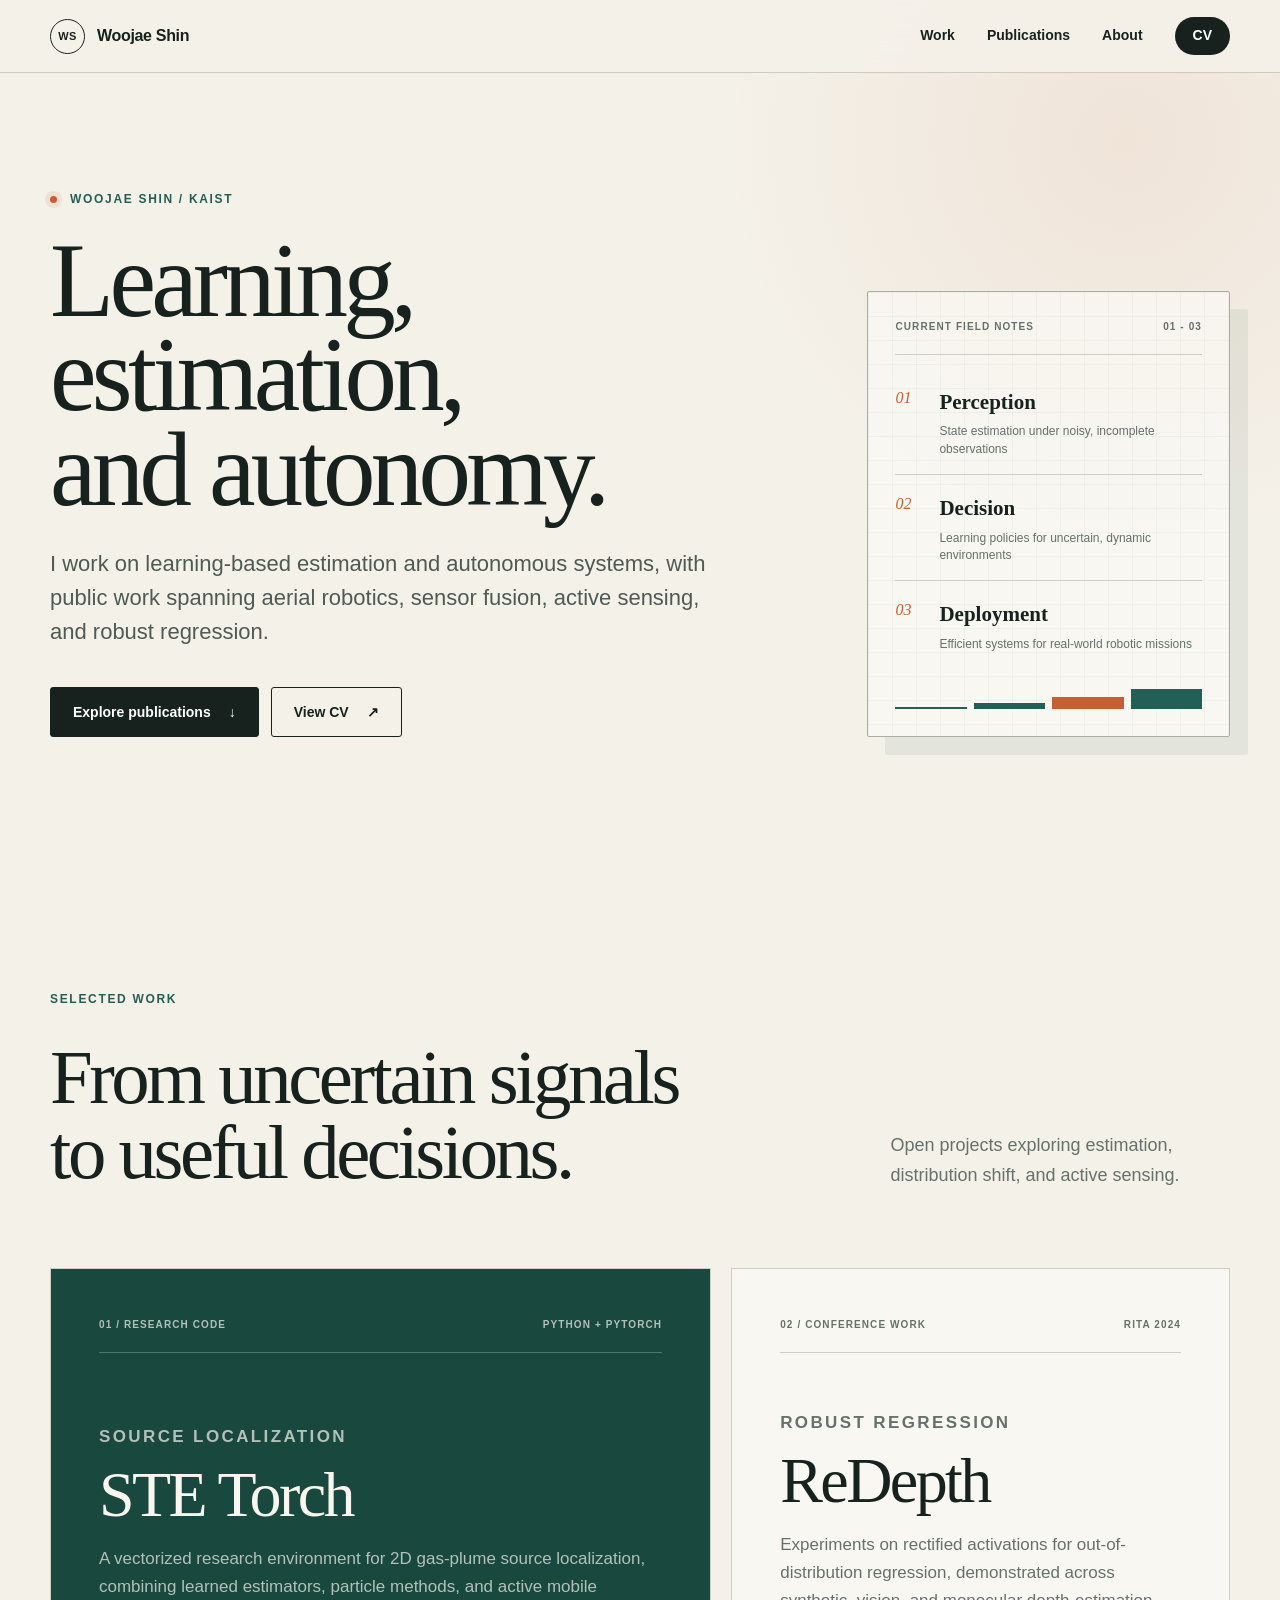
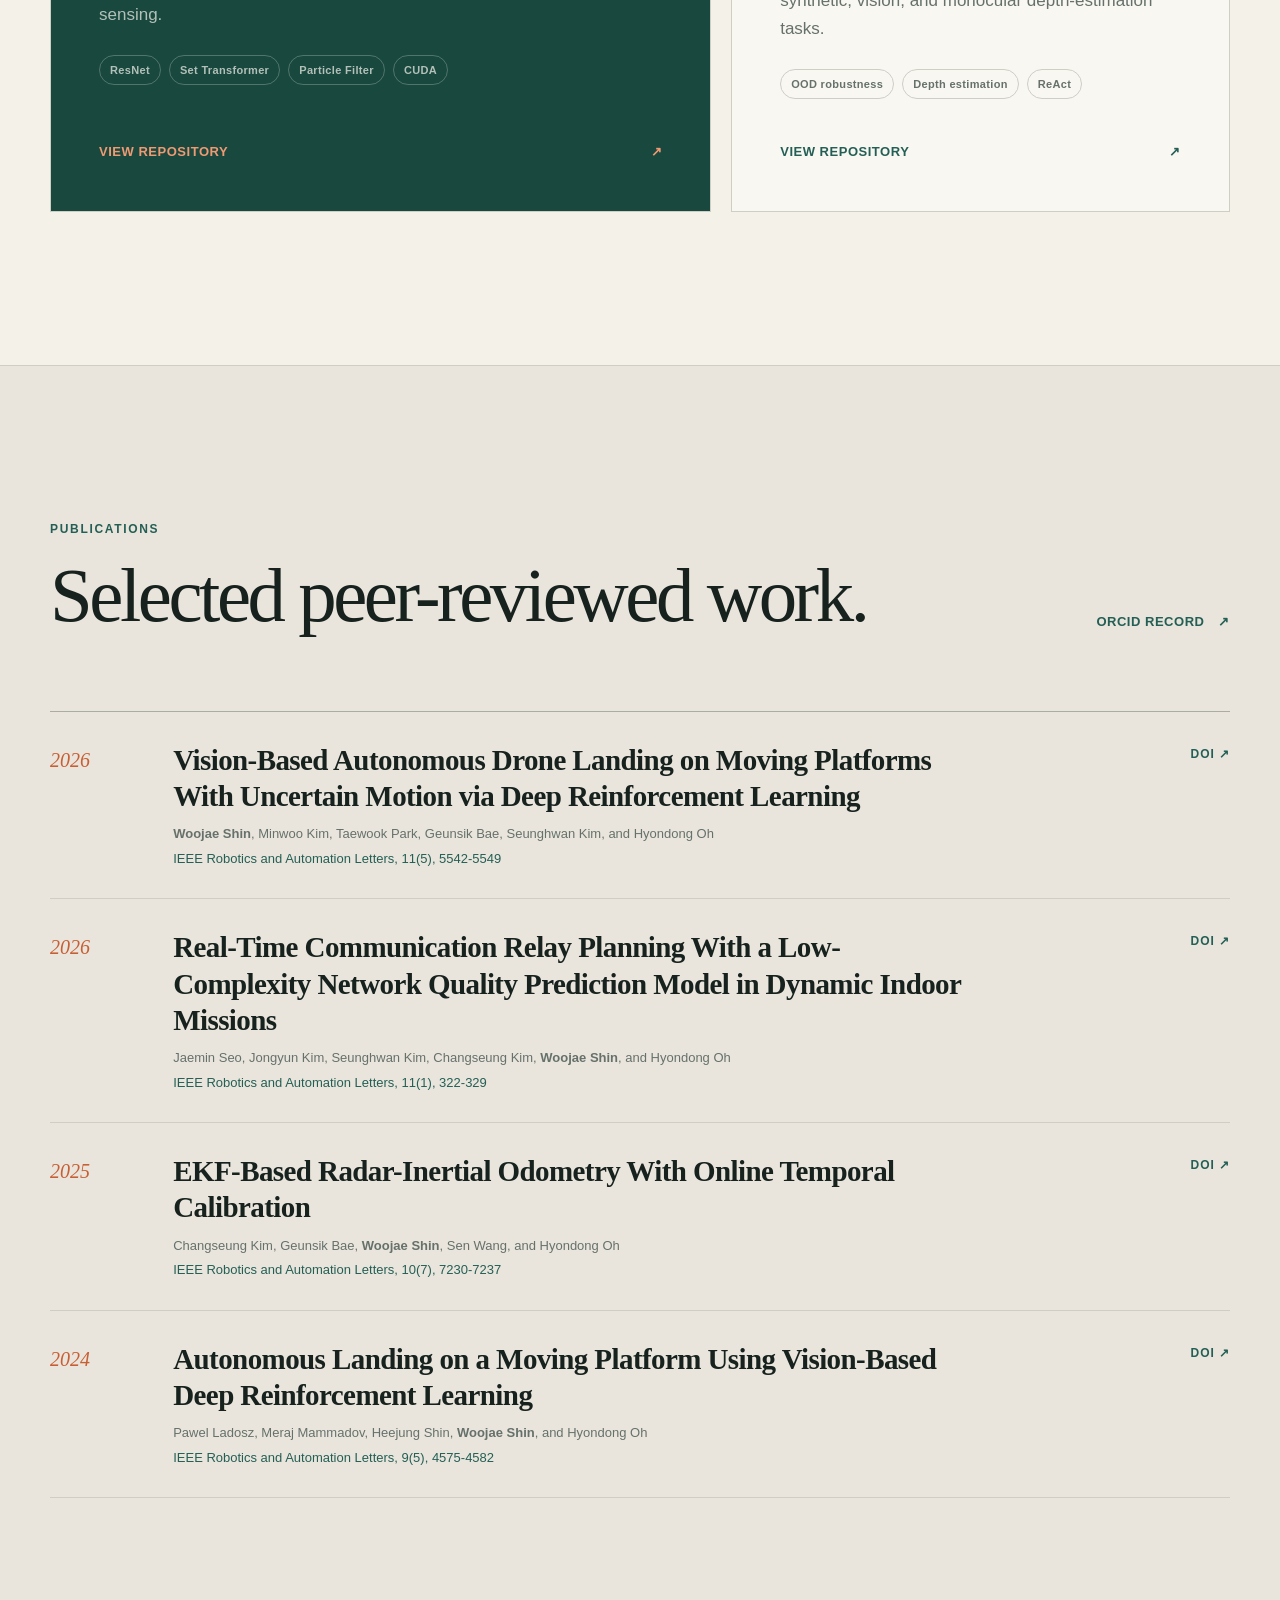
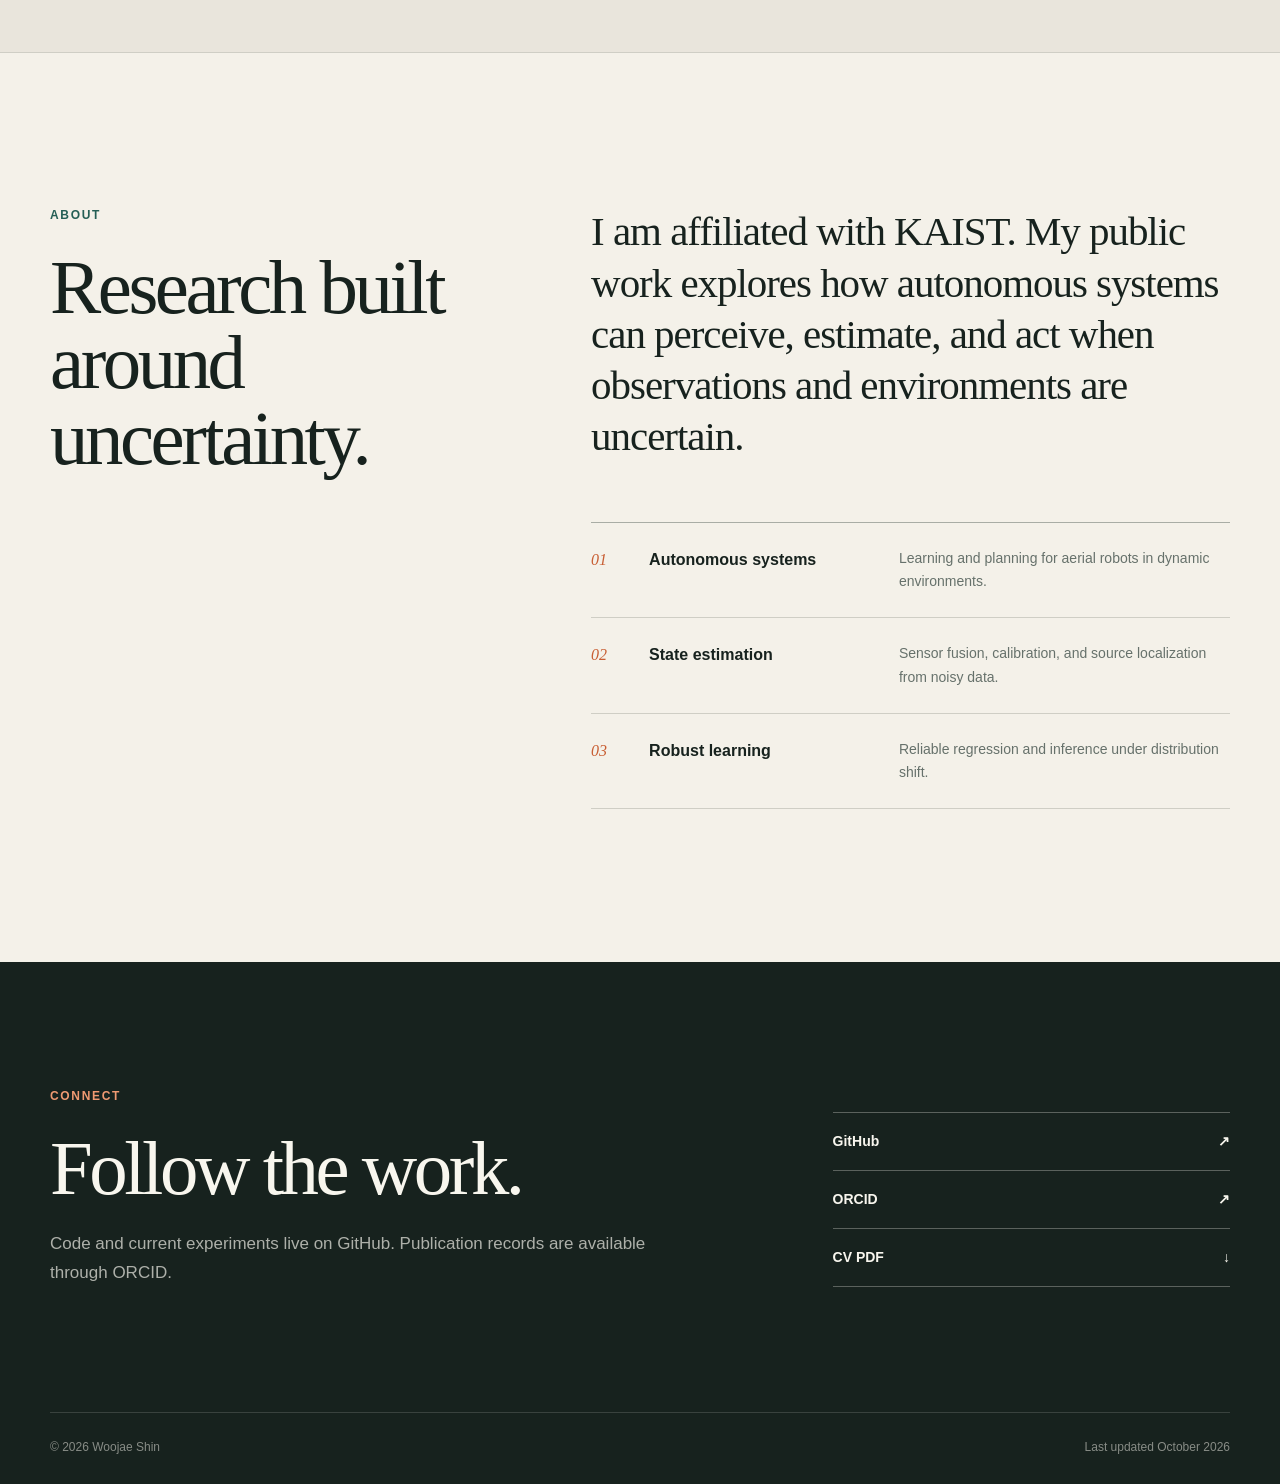
<file: docs/index.html>
<!doctype html>
<html lang="en">
  <head>
    <meta charset="utf-8">
    <meta name="viewport" content="width=device-width, initial-scale=1">
    <meta name="theme-color" content="#f4f1e9">
    <meta name="description" content="Woojae Shin's research portfolio: learning-based estimation, autonomous systems, robotics, and robust machine learning.">
    <link rel="canonical" href="https://sindream.github.io/">
    <link rel="icon" href="assets/img/favicon.svg" type="image/svg+xml">
    <link rel="stylesheet" href="assets/css/styles.css">

    <meta property="og:type" content="website">
    <meta property="og:title" content="Woojae Shin - Research & Engineering">
    <meta property="og:description" content="Learning, estimation, and autonomy for real-world robotic systems.">
    <meta property="og:url" content="https://sindream.github.io/">
    <meta property="og:site_name" content="Woojae Shin">
    <meta name="twitter:card" content="summary">

    <title>Woojae Shin - Research & Engineering</title>

    <script type="application/ld+json">
      {
        "@context": "https://schema.org",
        "@type": "Person",
        "name": "Woojae Shin",
        "url": "https://sindream.github.io/",
        "affiliation": {
          "@type": "Organization",
          "name": "KAIST"
        },
        "sameAs": [
          "https://github.com/sindream",
          "https://orcid.org/0000-0002-6155-3712"
        ]
      }
    </script>
  </head>
  <body>
    <a class="skip-link" href="#main-content">Skip to content</a>

    <header class="site-header">
      <div class="shell header-inner">
        <a class="wordmark" href="#top" aria-label="Woojae Shin, home">
          <span class="wordmark-mark" aria-hidden="true">WS</span>
          <span>Woojae Shin</span>
        </a>
        <nav class="site-nav" aria-label="Primary navigation">
          <a href="#work">Work</a>
          <a href="#publications">Publications</a>
          <a href="#about">About</a>
          <a class="nav-cta" href="assets/cv/woojae-shin-cv.pdf">CV</a>
        </nav>
      </div>
    </header>

    <main id="main-content">
      <section class="hero shell" id="top" aria-labelledby="hero-title">
        <div class="hero-copy">
          <p class="eyebrow"><span class="status-dot" aria-hidden="true"></span> Woojae Shin <span aria-hidden="true">/</span> KAIST</p>
          <h1 id="hero-title">Learning, estimation,<br>and autonomy.</h1>
          <p class="hero-lede">
            I work on learning-based estimation and autonomous systems, with public work spanning aerial robotics, sensor fusion, active sensing, and robust regression.
          </p>
          <div class="actions" aria-label="Featured links">
            <a class="button button-primary" href="#publications">Explore publications <span aria-hidden="true">&darr;</span></a>
            <a class="button button-secondary" href="assets/cv/woojae-shin-cv.pdf">View CV <span aria-hidden="true">&nearr;</span></a>
          </div>
        </div>

        <aside class="field-card" aria-label="Research themes">
          <div class="field-card-heading">
            <span>Current field notes</span>
            <span class="field-card-index">01 - 03</span>
          </div>
          <ol class="field-list">
            <li>
              <span class="field-number">01</span>
              <div><strong>Perception</strong><span>State estimation under noisy, incomplete observations</span></div>
            </li>
            <li>
              <span class="field-number">02</span>
              <div><strong>Decision</strong><span>Learning policies for uncertain, dynamic environments</span></div>
            </li>
            <li>
              <span class="field-number">03</span>
              <div><strong>Deployment</strong><span>Efficient systems for real-world robotic missions</span></div>
            </li>
          </ol>
          <div class="field-axis" aria-hidden="true"><span></span><span></span><span></span><span></span></div>
        </aside>
      </section>

      <section class="section shell" id="work" aria-labelledby="work-title">
        <div class="section-heading">
          <p class="section-kicker">Selected work</p>
          <h2 id="work-title">From uncertain signals<br>to useful decisions.</h2>
          <p>Open projects exploring estimation, distribution shift, and active sensing.</p>
        </div>

        <div class="project-grid">
          <article class="project-card project-card-featured">
            <div class="project-meta">
              <span>01 / Research code</span>
              <span>Python + PyTorch</span>
            </div>
            <div class="project-body">
              <p class="project-label">Source localization</p>
              <h3>STE Torch</h3>
              <p>A vectorized research environment for 2D gas-plume source localization, combining learned estimators, particle methods, and active mobile sensing.</p>
              <ul class="tag-list" aria-label="STE Torch topics">
                <li>ResNet</li>
                <li>Set Transformer</li>
                <li>Particle Filter</li>
                <li>CUDA</li>
              </ul>
            </div>
            <a class="card-link" href="https://github.com/sindream/DSTE" target="_blank" rel="noopener noreferrer" aria-label="Open the STE Torch repository on GitHub">
              View repository <span aria-hidden="true">&nearr;</span>
            </a>
          </article>

          <article class="project-card">
            <div class="project-meta">
              <span>02 / Conference work</span>
              <span>RiTA 2024</span>
            </div>
            <div class="project-body">
              <p class="project-label">Robust regression</p>
              <h3>ReDepth</h3>
              <p>Experiments on rectified activations for out-of-distribution regression, demonstrated across synthetic, vision, and monocular depth-estimation tasks.</p>
              <ul class="tag-list" aria-label="ReDepth topics">
                <li>OOD robustness</li>
                <li>Depth estimation</li>
                <li>ReAct</li>
              </ul>
            </div>
            <a class="card-link" href="https://github.com/sindream/Rectified-Activations-for-Regression-Problem" target="_blank" rel="noopener noreferrer" aria-label="Open the ReDepth repository on GitHub">
              View repository <span aria-hidden="true">&nearr;</span>
            </a>
          </article>
        </div>
      </section>

      <section class="section publications-section" id="publications" aria-labelledby="publications-title">
        <div class="shell">
          <div class="section-heading section-heading-row">
            <div>
              <p class="section-kicker">Publications</p>
              <h2 id="publications-title">Selected peer-reviewed work.</h2>
            </div>
            <a class="text-link" href="https://orcid.org/0000-0002-6155-3712" target="_blank" rel="noopener noreferrer">ORCID record <span aria-hidden="true">&nearr;</span></a>
          </div>

          <ol class="publication-list">
            <li class="publication-item">
              <time datetime="2026">2026</time>
              <div>
                <h3>Vision-Based Autonomous Drone Landing on Moving Platforms With Uncertain Motion via Deep Reinforcement Learning</h3>
                <p><strong>Woojae Shin</strong>, Minwoo Kim, Taewook Park, Geunsik Bae, Seunghwan Kim, and Hyondong Oh</p>
                <p class="publication-venue">IEEE Robotics and Automation Letters, 11(5), 5542-5549</p>
              </div>
              <a href="https://doi.org/10.1109/LRA.2026.3674011" target="_blank" rel="noopener noreferrer" aria-label="Open DOI for Vision-Based Autonomous Drone Landing">DOI <span aria-hidden="true">&nearr;</span></a>
            </li>
            <li class="publication-item">
              <time datetime="2026">2026</time>
              <div>
                <h3>Real-Time Communication Relay Planning With a Low-Complexity Network Quality Prediction Model in Dynamic Indoor Missions</h3>
                <p>Jaemin Seo, Jongyun Kim, Seunghwan Kim, Changseung Kim, <strong>Woojae Shin</strong>, and Hyondong Oh</p>
                <p class="publication-venue">IEEE Robotics and Automation Letters, 11(1), 322-329</p>
              </div>
              <a href="https://doi.org/10.1109/LRA.2025.3632056" target="_blank" rel="noopener noreferrer" aria-label="Open DOI for Real-Time Communication Relay Planning">DOI <span aria-hidden="true">&nearr;</span></a>
            </li>
            <li class="publication-item">
              <time datetime="2025">2025</time>
              <div>
                <h3>EKF-Based Radar-Inertial Odometry With Online Temporal Calibration</h3>
                <p>Changseung Kim, Geunsik Bae, <strong>Woojae Shin</strong>, Sen Wang, and Hyondong Oh</p>
                <p class="publication-venue">IEEE Robotics and Automation Letters, 10(7), 7230-7237</p>
              </div>
              <a href="https://doi.org/10.1109/LRA.2025.3575320" target="_blank" rel="noopener noreferrer" aria-label="Open DOI for EKF-Based Radar-Inertial Odometry">DOI <span aria-hidden="true">&nearr;</span></a>
            </li>
            <li class="publication-item">
              <time datetime="2024">2024</time>
              <div>
                <h3>Autonomous Landing on a Moving Platform Using Vision-Based Deep Reinforcement Learning</h3>
                <p>Pawel Ladosz, Meraj Mammadov, Heejung Shin, <strong>Woojae Shin</strong>, and Hyondong Oh</p>
                <p class="publication-venue">IEEE Robotics and Automation Letters, 9(5), 4575-4582</p>
              </div>
              <a href="https://doi.org/10.1109/LRA.2024.3379837" target="_blank" rel="noopener noreferrer" aria-label="Open DOI for Autonomous Landing on a Moving Platform">DOI <span aria-hidden="true">&nearr;</span></a>
            </li>
          </ol>
        </div>
      </section>

      <section class="section shell about-section" id="about" aria-labelledby="about-title">
        <div class="about-lead">
          <p class="section-kicker">About</p>
          <h2 id="about-title">Research built around uncertainty.</h2>
        </div>
        <div class="about-copy">
          <p class="about-intro">I am affiliated with KAIST. My public work explores how autonomous systems can perceive, estimate, and act when observations and environments are uncertain.</p>
          <div class="focus-grid">
            <div>
              <span>01</span>
              <h3>Autonomous systems</h3>
              <p>Learning and planning for aerial robots in dynamic environments.</p>
            </div>
            <div>
              <span>02</span>
              <h3>State estimation</h3>
              <p>Sensor fusion, calibration, and source localization from noisy data.</p>
            </div>
            <div>
              <span>03</span>
              <h3>Robust learning</h3>
              <p>Reliable regression and inference under distribution shift.</p>
            </div>
          </div>
        </div>
      </section>

      <section class="contact-section" aria-labelledby="contact-title">
        <div class="shell contact-inner">
          <div>
            <p class="section-kicker">Connect</p>
            <h2 id="contact-title">Follow the work.</h2>
            <p>Code and current experiments live on GitHub. Publication records are available through ORCID.</p>
          </div>
          <div class="contact-links">
            <a href="https://github.com/sindream" target="_blank" rel="noopener noreferrer">GitHub <span aria-hidden="true">&nearr;</span></a>
            <a href="https://orcid.org/0000-0002-6155-3712" target="_blank" rel="noopener noreferrer">ORCID <span aria-hidden="true">&nearr;</span></a>
            <a href="assets/cv/woojae-shin-cv.pdf">CV PDF <span aria-hidden="true">&darr;</span></a>
          </div>
        </div>
      </section>
    </main>

    <footer class="site-footer">
      <div class="shell footer-inner">
        <p>&copy; 2026 Woojae Shin</p>
        <p>Last updated October 2026</p>
      </div>
    </footer>
  </body>
</html>
</file>
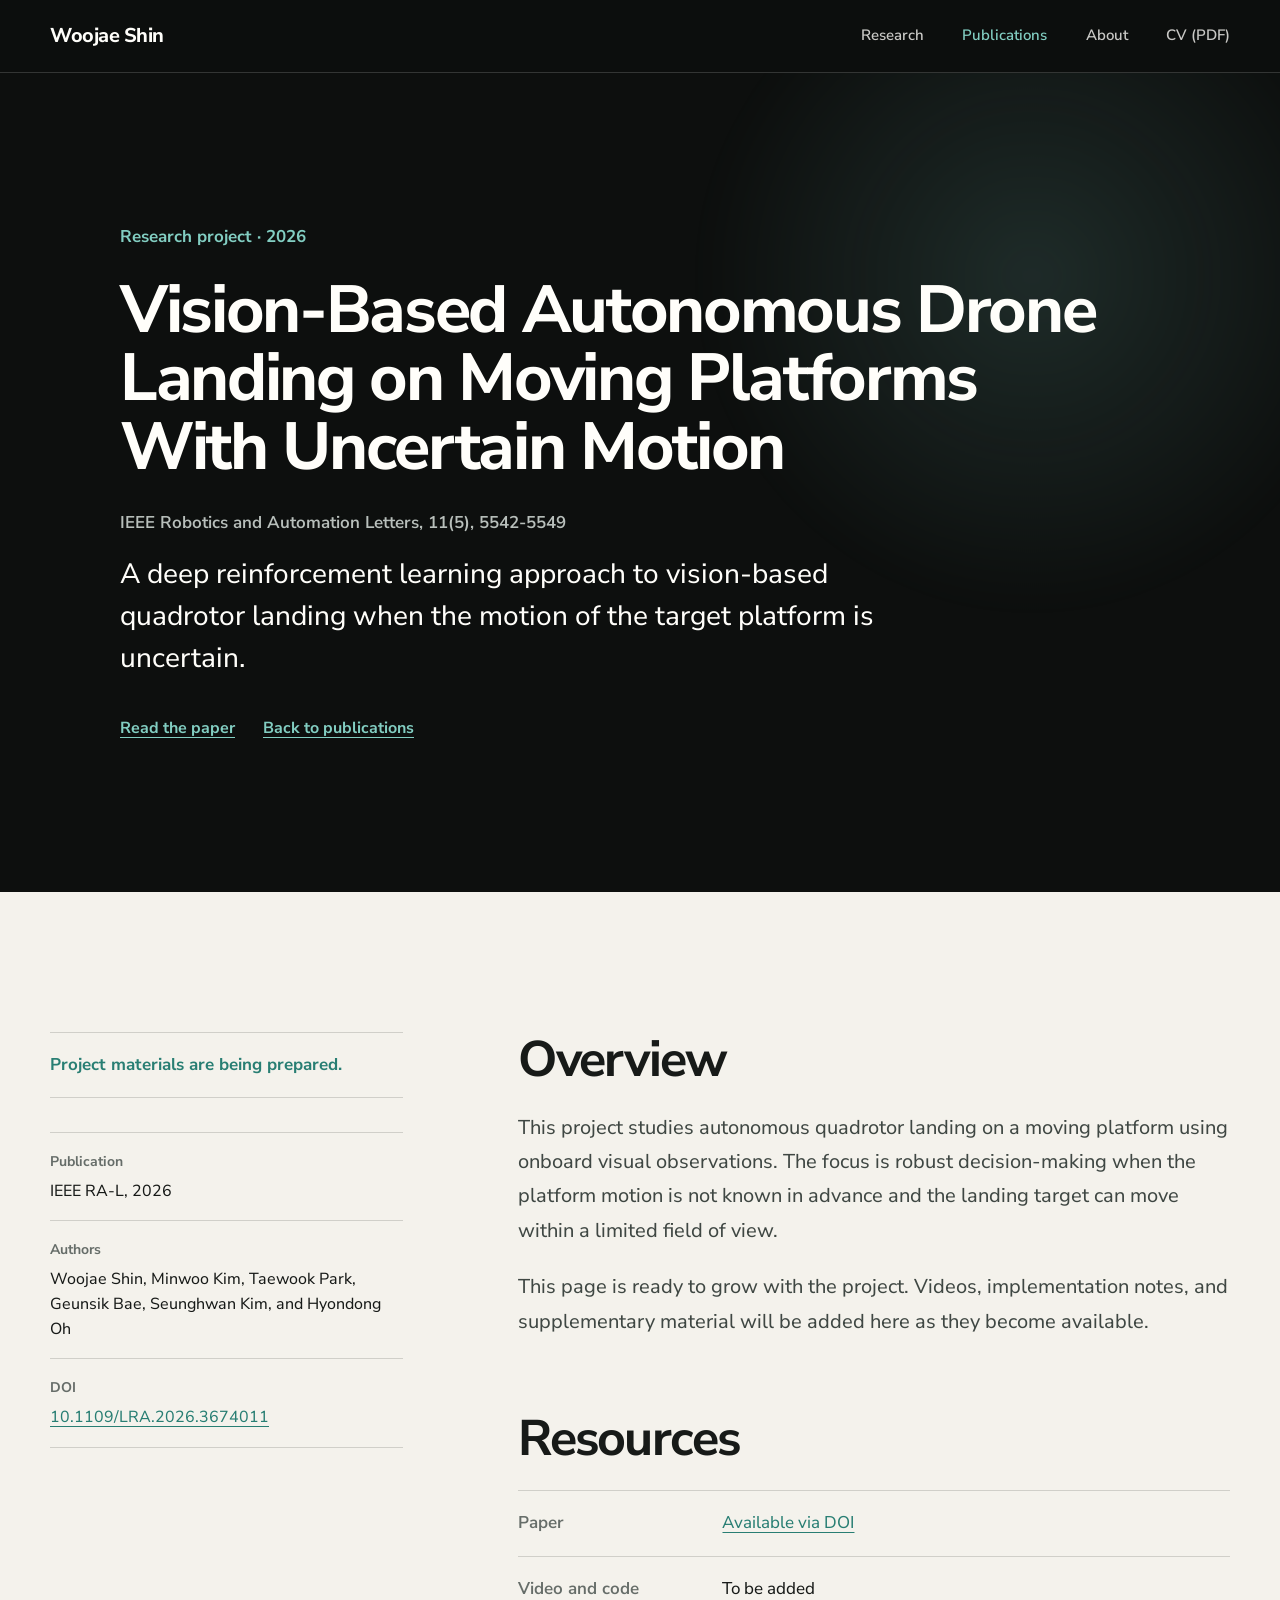
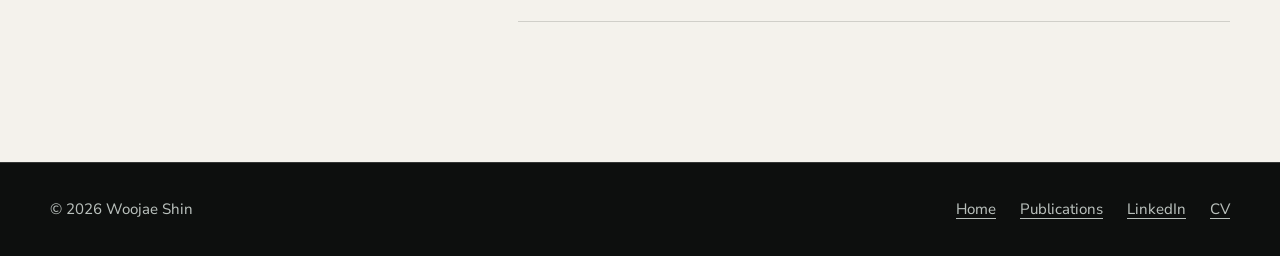
<file: projects/vision-based-autonomous-drone-landing/index.html>
<!doctype html>
<html lang="en">
  <head>
    <meta charset="utf-8">
    <meta name="viewport" content="width=device-width, initial-scale=1">
    <meta name="theme-color" content="#0d0f0e">
    <meta name="description" content="Project page for vision-based autonomous drone landing on moving platforms with uncertain motion via deep reinforcement learning.">
    <link rel="canonical" href="https://sindream.github.io/projects/vision-based-autonomous-drone-landing/">
    <link rel="icon" href="../../assets/img/favicon.svg" type="image/svg+xml">
    <link rel="stylesheet" href="../../assets/css/styles.css?v=20261007-4">
    <script src="../../assets/js/site.js" defer></script>

    <meta property="og:type" content="article">
    <meta property="og:title" content="Vision-Based Autonomous Drone Landing | Woojae Shin">
    <meta property="og:description" content="Research project on autonomous drone landing on moving platforms with uncertain motion.">
    <meta property="og:url" content="https://sindream.github.io/projects/vision-based-autonomous-drone-landing/">
    <title>Vision-Based Autonomous Drone Landing | Woojae Shin</title>
  </head>
  <body class="page-project">
    <a class="skip-link" href="#main-content">Skip to content</a>

    <header class="site-header">
      <div class="site-shell header-inner">
        <a class="wordmark" href="../../index.html" aria-label="Woojae Shin, home">Woojae Shin</a>
        <nav class="site-nav" aria-label="Primary navigation">
          <a href="../../index.html#research">Research</a>
          <a href="../../index.html#publications" aria-current="page">Publications</a>
          <a href="../../profile.html">About</a>
          <a href="../../assets/cv/woojae-shin-cv.pdf">CV (PDF)</a>
        </nav>
      </div>
    </header>

    <main id="main-content">
      <section class="project-hero" aria-labelledby="project-title">
        <div class="hero-glow" aria-hidden="true"></div>
        <div class="site-shell project-hero-inner" data-reveal>
          <p class="project-eyebrow">Research project · 2026</p>
          <h1 id="project-title">Vision-Based Autonomous Drone Landing on Moving Platforms With Uncertain Motion</h1>
          <p class="project-venue">IEEE Robotics and Automation Letters, 11(5), 5542-5549</p>
          <p class="project-summary">A deep reinforcement learning approach to vision-based quadrotor landing when the motion of the target platform is uncertain.</p>
          <div class="project-links" aria-label="Project links">
            <a href="https://doi.org/10.1109/LRA.2026.3674011" target="_blank" rel="noopener noreferrer">Read the paper</a>
            <a href="../../index.html#international-journals">Back to publications</a>
          </div>
        </div>
      </section>

      <section class="project-content" aria-labelledby="overview-title">
        <div class="site-shell project-layout">
          <aside class="project-meta" data-reveal>
            <p class="project-status">Project materials are being prepared.</p>
            <dl>
              <div>
                <dt>Publication</dt>
                <dd>IEEE RA-L, 2026</dd>
              </div>
              <div>
                <dt>Authors</dt>
                <dd>Woojae Shin, Minwoo Kim, Taewook Park, Geunsik Bae, Seunghwan Kim, and Hyondong Oh</dd>
              </div>
              <div>
                <dt>DOI</dt>
                <dd><a href="https://doi.org/10.1109/LRA.2026.3674011" target="_blank" rel="noopener noreferrer">10.1109/LRA.2026.3674011</a></dd>
              </div>
            </dl>
          </aside>

          <div class="project-copy" data-reveal>
            <h2 id="overview-title">Overview</h2>
            <p>This project studies autonomous quadrotor landing on a moving platform using onboard visual observations. The focus is robust decision-making when the platform motion is not known in advance and the landing target can move within a limited field of view.</p>
            <p>This page is ready to grow with the project. Videos, implementation notes, and supplementary material will be added here as they become available.</p>

            <div class="project-resources">
              <h2>Resources</h2>
              <ul>
                <li><span>Paper</span><a href="https://doi.org/10.1109/LRA.2026.3674011" target="_blank" rel="noopener noreferrer">Available via DOI</a></li>
                <li><span>Video and code</span><p>To be added</p></li>
              </ul>
            </div>
          </div>
        </div>
      </section>
    </main>

    <footer class="site-footer">
      <div class="site-shell footer-inner">
        <p>&copy; <span data-current-year>2026</span> Woojae Shin</p>
        <div>
          <a href="../../index.html">Home</a>
          <a href="../../index.html#publications">Publications</a>
          <a href="https://kr.linkedin.com/in/woojae-shin-71358039b" target="_blank" rel="noopener noreferrer">LinkedIn</a>
          <a href="../../assets/cv/woojae-shin-cv.pdf">CV</a>
        </div>
      </div>
    </footer>
  </body>
</html>
</file>
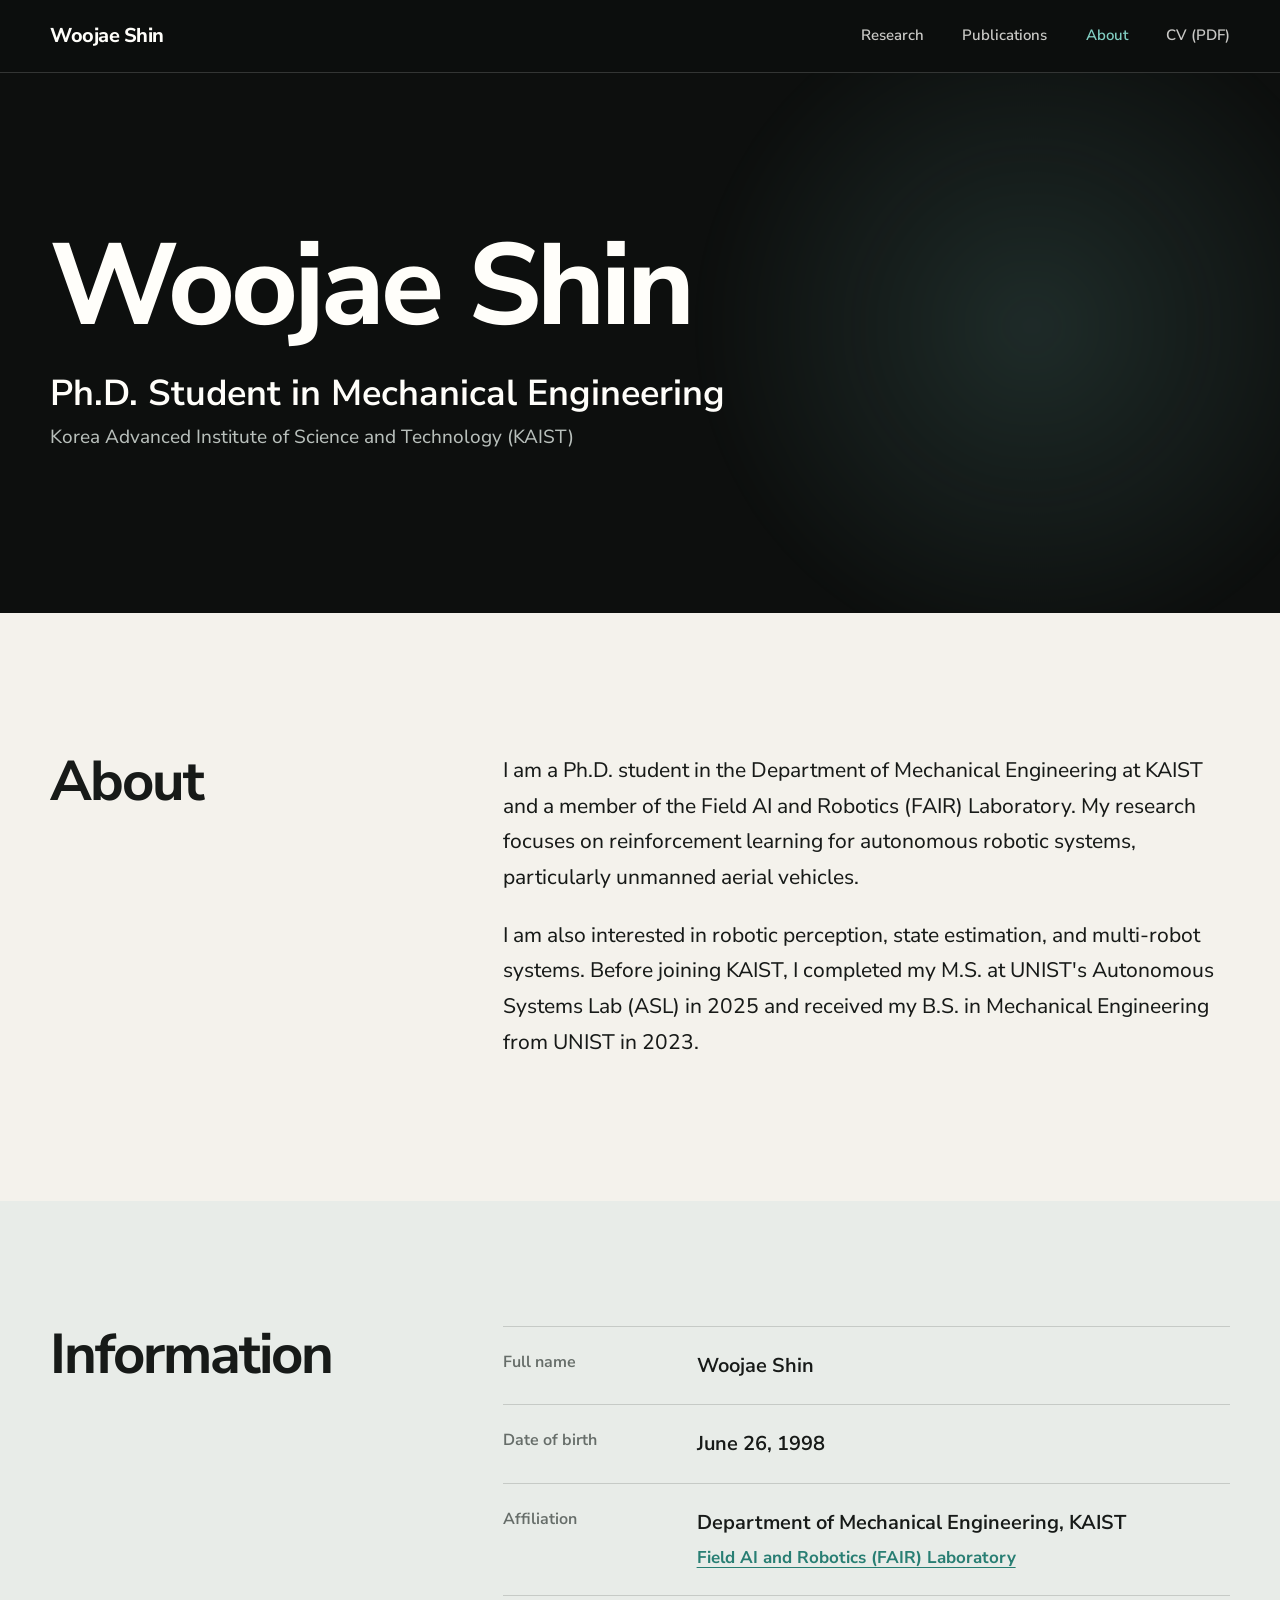
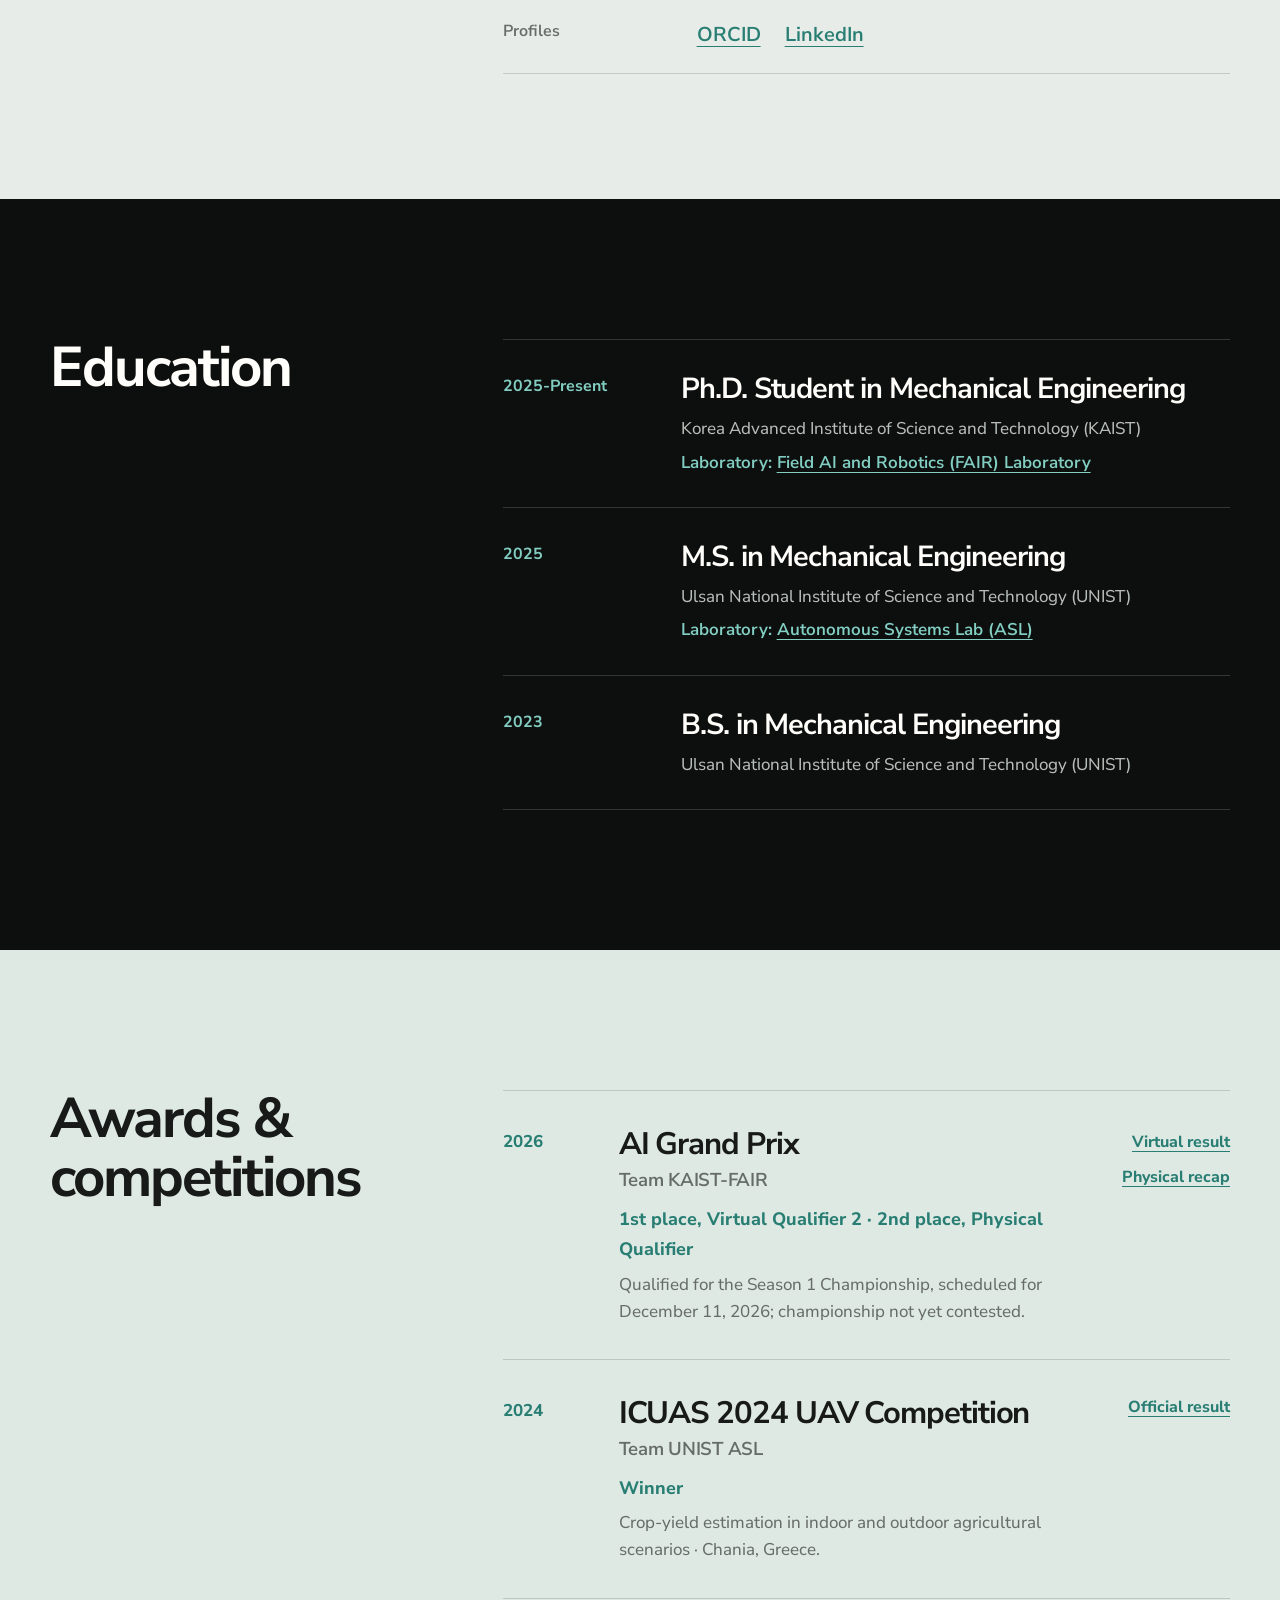
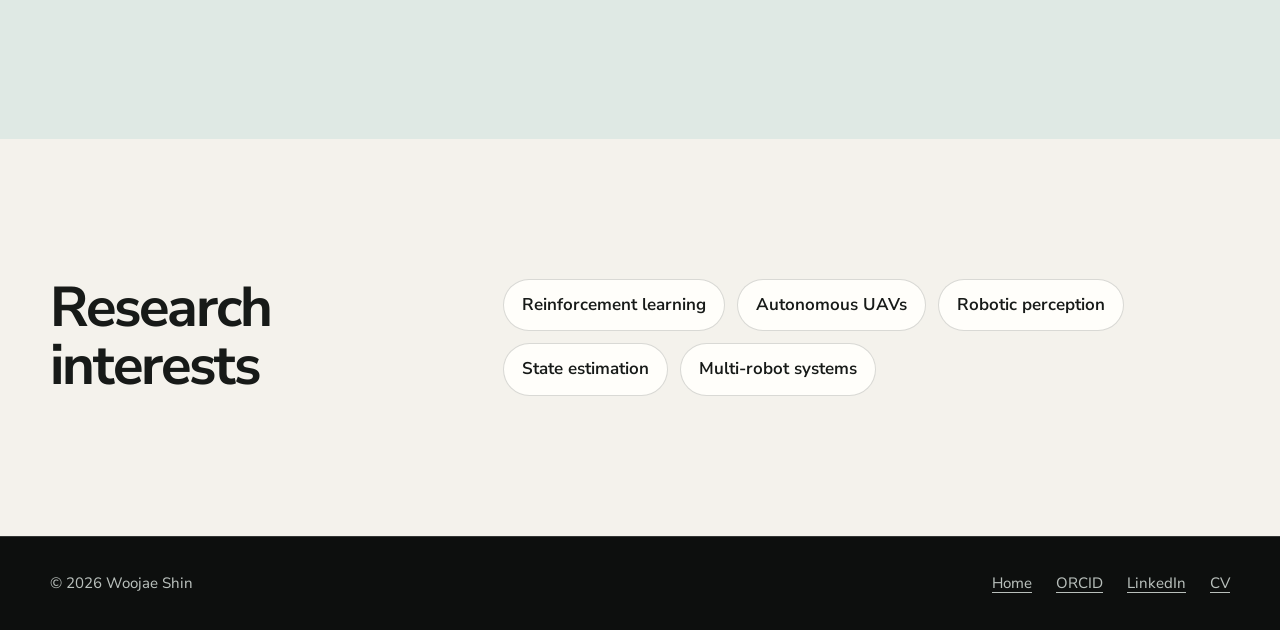
<file: profile.html>
<!doctype html>
<html lang="en">
  <head>
    <meta charset="utf-8">
    <meta name="viewport" content="width=device-width, initial-scale=1">
    <meta name="theme-color" content="#0d0f0e">
    <meta name="description" content="Profile, research background, and education of Woojae Shin, a Ph.D. student in Mechanical Engineering at KAIST.">
    <link rel="canonical" href="https://sindream.github.io/profile.html">
    <link rel="icon" href="assets/img/favicon.svg" type="image/svg+xml">
    <link rel="stylesheet" href="assets/css/styles.css?v=20261007-4">
    <script src="assets/js/site.js" defer></script>
    <meta property="og:type" content="profile">
    <meta property="og:title" content="About | Woojae Shin">
    <meta property="og:description" content="Ph.D. student at KAIST researching reinforcement learning and autonomous robotic systems.">
    <meta property="og:url" content="https://sindream.github.io/profile.html">
    <title>About | Woojae Shin</title>
  </head>
  <body class="page-profile">
    <a class="skip-link" href="#main-content">Skip to content</a>

    <header class="site-header">
      <div class="site-shell header-inner">
        <a class="wordmark" href="index.html" aria-label="Woojae Shin, home">Woojae Shin</a>
        <nav class="site-nav" aria-label="Primary navigation">
          <a href="index.html#research">Research</a>
          <a href="index.html#publications">Publications</a>
          <a href="profile.html" aria-current="page">About</a>
          <a href="assets/cv/woojae-shin-cv.pdf">CV (PDF)</a>
        </nav>
      </div>
    </header>

    <main id="main-content">
      <section class="profile-hero" aria-labelledby="profile-title">
        <div class="hero-glow" aria-hidden="true"></div>
        <div class="site-shell profile-hero-inner" data-reveal>
          <h1 id="profile-title">Woojae Shin</h1>
          <p class="profile-role">Ph.D. Student in Mechanical Engineering</p>
          <p class="profile-affiliation">Korea Advanced Institute of Science and Technology (KAIST)</p>
        </div>
      </section>

      <section class="profile-about" aria-labelledby="profile-about-title">
        <div class="site-shell profile-two-column">
          <h2 id="profile-about-title" data-reveal>About</h2>
          <div class="long-copy" data-reveal>
            <p>I am a Ph.D. student in the Department of Mechanical Engineering at KAIST and a member of the Field AI and Robotics (FAIR) Laboratory. My research focuses on reinforcement learning for autonomous robotic systems, particularly unmanned aerial vehicles.</p>
            <p>I am also interested in robotic perception, state estimation, and multi-robot systems. Before joining KAIST, I completed my M.S. at UNIST's Autonomous Systems Lab (ASL) in 2025 and received my B.S. in Mechanical Engineering from UNIST in 2023.</p>
          </div>
        </div>
      </section>

      <section class="information-section" aria-labelledby="information-title">
        <div class="site-shell profile-two-column">
          <h2 id="information-title" data-reveal>Information</h2>
          <dl class="information-list" data-reveal>
            <div>
              <dt>Full name</dt>
              <dd>Woojae Shin</dd>
            </div>
            <div>
              <dt>Date of birth</dt>
              <dd><time datetime="1998-06-26">June 26, 1998</time></dd>
            </div>
            <div>
              <dt>Affiliation</dt>
              <dd>Department of Mechanical Engineering, KAIST<span class="affiliation-lab"><a href="https://fair.kaist.ac.kr/" target="_blank" rel="noopener noreferrer">Field AI and Robotics (FAIR) Laboratory</a></span></dd>
            </div>
            <div>
              <dt>Profiles</dt>
              <dd class="profile-links"><a href="https://orcid.org/0000-0002-6155-3712" target="_blank" rel="noopener noreferrer">ORCID</a><a href="https://kr.linkedin.com/in/woojae-shin-71358039b" target="_blank" rel="noopener noreferrer">LinkedIn</a></dd>
            </div>
          </dl>
        </div>
      </section>

      <section class="education-section" aria-labelledby="education-title">
        <div class="site-shell profile-two-column">
          <h2 id="education-title" data-reveal>Education</h2>
          <ol class="education-list">
            <li data-reveal>
              <p class="education-period">2025-Present</p>
              <div>
                <h3>Ph.D. Student in Mechanical Engineering</h3>
                <p>Korea Advanced Institute of Science and Technology (KAIST)</p>
                <p class="education-lab">Laboratory: <a href="https://fair.kaist.ac.kr/" target="_blank" rel="noopener noreferrer">Field AI and Robotics (FAIR) Laboratory</a></p>
              </div>
            </li>
            <li data-reveal>
              <p class="education-period">2025</p>
              <div>
                <h3>M.S. in Mechanical Engineering</h3>
                <p>Ulsan National Institute of Science and Technology (UNIST)</p>
                <p class="education-lab">Laboratory: <a href="https://asl.unist.ac.kr/" target="_blank" rel="noopener noreferrer">Autonomous Systems Lab (ASL)</a></p>
              </div>
            </li>
            <li data-reveal>
              <p class="education-period">2023</p>
              <div>
                <h3>B.S. in Mechanical Engineering</h3>
                <p>Ulsan National Institute of Science and Technology (UNIST)</p>
              </div>
            </li>
          </ol>
        </div>
      </section>

      <section class="profile-awards" aria-labelledby="profile-awards-title">
        <div class="site-shell profile-two-column">
          <h2 id="profile-awards-title" data-reveal>Awards &amp; competitions</h2>
          <ol class="awards-list">
            <li class="award-item" data-reveal>
              <p class="award-year">2026</p>
              <div class="award-copy">
                <h3>AI Grand Prix <span>Team KAIST-FAIR</span></h3>
                <p class="award-result">1st place, Virtual Qualifier 2 · 2nd place, Physical Qualifier</p>
                <p class="award-note">Qualified for the Season 1 Championship, scheduled for December 11, 2026; championship not yet contested.</p>
              </div>
              <div class="award-actions">
                <a class="award-link" href="https://www.linkedin.com/posts/changseung-kim-616762309_theaigrandprix-anduril-droneracing-activity-7490751947973726208-EEYD" target="_blank" rel="noopener noreferrer">Virtual result</a>
                <a class="award-link" href="https://dronechampionsleague.com/ai-grand-prix-physical-qualifier/" target="_blank" rel="noopener noreferrer">Physical recap</a>
              </div>
            </li>
            <li class="award-item" data-reveal>
              <p class="award-year">2024</p>
              <div class="award-copy">
                <h3>ICUAS 2024 UAV Competition <span>Team UNIST ASL</span></h3>
                <p class="award-result">Winner</p>
                <p class="award-note">Crop-yield estimation in indoor and outdoor agricultural scenarios · Chania, Greece.</p>
              </div>
              <a class="award-link" href="https://aerostream.fer.hr/aerostream/news?%40=30z3j" target="_blank" rel="noopener noreferrer">Official result</a>
            </li>
          </ol>
        </div>
      </section>

      <section class="profile-interests" aria-labelledby="interests-title">
        <div class="site-shell profile-two-column">
          <h2 id="interests-title" data-reveal>Research interests</h2>
          <ul class="interest-list" data-reveal>
            <li>Reinforcement learning</li>
            <li>Autonomous UAVs</li>
            <li>Robotic perception</li>
            <li>State estimation</li>
            <li>Multi-robot systems</li>
          </ul>
        </div>
      </section>
    </main>

    <footer class="site-footer">
      <div class="site-shell footer-inner">
        <p>&copy; <span data-current-year>2026</span> Woojae Shin</p>
        <div>
          <a href="index.html">Home</a>
          <a href="https://orcid.org/0000-0002-6155-3712" target="_blank" rel="noopener noreferrer">ORCID</a>
          <a href="https://kr.linkedin.com/in/woojae-shin-71358039b" target="_blank" rel="noopener noreferrer">LinkedIn</a>
          <a href="assets/cv/woojae-shin-cv.pdf">CV</a>
        </div>
      </div>
    </footer>
  </body>
</html>
</file>
<file: assets/css/styles.css>
@font-face {
  font-family: "Nunito Sans";
  font-style: normal;
  font-weight: 400 800;
  font-display: swap;
  src: url("../fonts/nunito-sans-latin.woff2") format("woff2");
}

:root {
  --black: #0d0f0e;
  --black-soft: #171a18;
  --paper: #f4f2ec;
  --paper-soft: #ebe9e2;
  --white: #fffefa;
  --ink: #171a18;
  --muted: #666d69;
  --muted-light: #b8bfbb;
  --line: rgba(23, 26, 24, 0.16);
  --line-light: rgba(255, 254, 250, 0.16);
  --accent: #82cec2;
  --accent-dark: #287e73;
  --font: "Nunito Sans", ui-rounded, "SF Pro Rounded", "Avenir Next", system-ui, sans-serif;
  --site-shell: min(1180px, calc(100% - 56px));
}

*,
*::before,
*::after {
  box-sizing: border-box;
}

html {
  scroll-behavior: smooth;
  scroll-padding-top: 72px;
  background: var(--black);
}

body {
  margin: 0;
  background: var(--black);
  color: var(--white);
  font-family: var(--font);
  font-size: 18px;
  font-weight: 450;
  line-height: 1.68;
  text-rendering: optimizeLegibility;
  -webkit-font-smoothing: antialiased;
}

a {
  color: inherit;
  text-decoration-thickness: 1px;
  text-underline-offset: 0.24em;
}

a:focus-visible {
  outline: 3px solid var(--accent);
  outline-offset: 4px;
  border-radius: 4px;
}

::selection {
  background: var(--accent);
  color: var(--ink);
}

h1,
h2,
h3,
h4,
p,
dl,
dd,
ol,
ul {
  margin-top: 0;
}

h1,
h2,
h3,
h4 {
  letter-spacing: -0.035em;
}

.site-shell {
  width: var(--site-shell);
  margin-inline: auto;
}

.skip-link {
  position: fixed;
  top: 12px;
  left: 12px;
  z-index: 200;
  padding: 10px 16px;
  transform: translateY(-160%);
  border-radius: 999px;
  background: var(--accent);
  color: var(--ink);
  font-weight: 750;
}

.skip-link:focus {
  transform: translateY(0);
}

.site-header {
  position: sticky;
  top: 0;
  z-index: 100;
  border-bottom: 1px solid var(--line-light);
  background: rgba(13, 15, 14, 0.9);
  backdrop-filter: blur(16px);
}

.header-inner {
  display: flex;
  min-height: 72px;
  align-items: center;
  justify-content: space-between;
  gap: 32px;
}

.wordmark {
  flex: none;
  font-size: 20px;
  font-weight: 750;
  letter-spacing: -0.025em;
  text-decoration: none;
}

.site-nav {
  display: flex;
  align-items: center;
  gap: clamp(20px, 3vw, 40px);
  font-size: 15px;
  font-weight: 600;
}

.site-nav a {
  color: rgba(255, 254, 250, 0.78);
  text-decoration: none;
  transition: color 160ms ease;
}

.site-nav a:hover,
.site-nav a[aria-current="page"] {
  color: var(--accent);
}

.hero,
.profile-hero,
.project-hero {
  position: relative;
  overflow: hidden;
  background: var(--black);
  isolation: isolate;
}

.hero-glow {
  position: absolute;
  top: -18%;
  right: -8%;
  z-index: -1;
  width: min(700px, 68vw);
  aspect-ratio: 1;
  border-radius: 50%;
  background: radial-gradient(circle, rgba(130, 206, 194, 0.15), rgba(130, 206, 194, 0) 68%);
  filter: blur(12px);
}

.hero-layout {
  display: grid;
  min-height: calc(100svh - 72px);
  align-items: center;
  grid-template-columns: minmax(0, 1.5fr) minmax(310px, 0.7fr);
  gap: clamp(60px, 8vw, 120px);
  padding-block: clamp(100px, 15vh, 160px);
}

.hero-copy {
  max-width: 780px;
}

.hero-affiliation {
  margin-bottom: 22px;
  color: var(--accent);
  font-size: 18px;
  font-weight: 650;
}

.hero h1,
.profile-hero h1 {
  margin-bottom: 28px;
  font-size: clamp(68px, 9vw, 116px);
  font-weight: 750;
  line-height: 0.95;
}

.hero-focus {
  max-width: 720px;
  margin-bottom: 20px;
  color: var(--white);
  font-size: clamp(27px, 3vw, 40px);
  font-weight: 650;
  letter-spacing: -0.025em;
  line-height: 1.2;
}

.hero-lede {
  max-width: 680px;
  margin-bottom: 34px;
  color: var(--muted-light);
  font-size: 20px;
  line-height: 1.65;
}

.text-links {
  display: flex;
  flex-wrap: wrap;
  gap: 14px 28px;
}

.text-links a,
.plain-link {
  color: var(--white);
  font-size: 17px;
  font-weight: 700;
  text-decoration-color: var(--accent);
  transition: color 160ms ease;
}

.text-links a::after,
.plain-link::after {
  margin-left: 0.35em;
  content: "↗";
}

.text-links a:hover,
.plain-link:hover {
  color: var(--accent);
}

.hero-card {
  padding-left: clamp(0px, 3vw, 42px);
  border-left: 1px solid var(--line-light);
}

.hero-card h2 {
  margin-bottom: 22px;
  font-size: 25px;
  font-weight: 700;
}

.hero-card ul {
  margin: 0;
  padding: 0;
  list-style: none;
}

.hero-card li {
  padding-block: 12px;
  border-top: 1px solid var(--line-light);
  color: rgba(255, 254, 250, 0.76);
  font-size: 17px;
}

.research-section,
.profile-about,
.profile-interests {
  padding-block: clamp(90px, 11vw, 140px);
  background: var(--paper);
  color: var(--ink);
}

.section-heading {
  display: grid;
  align-items: end;
  grid-template-columns: minmax(280px, 0.8fr) minmax(0, 1.2fr);
  gap: clamp(42px, 8vw, 110px);
  margin-bottom: 62px;
}

.section-heading h2,
.about-layout h2,
.profile-two-column > h2 {
  margin-bottom: 0;
  font-size: clamp(44px, 5.5vw, 68px);
  font-weight: 720;
  line-height: 1.05;
}

.section-heading > p {
  max-width: 680px;
  margin-bottom: 2px;
  color: var(--muted);
  font-size: 21px;
  line-height: 1.6;
}

.interest-grid {
  display: grid;
  grid-template-columns: repeat(2, minmax(0, 1fr));
  gap: 52px 64px;
}

.interest-card {
  padding-top: 26px;
  border-top: 1px solid var(--line);
}

.interest-card h3 {
  max-width: 500px;
  margin-bottom: 18px;
  font-size: clamp(25px, 2.5vw, 32px);
  font-weight: 700;
  line-height: 1.22;
}

.interest-card p {
  max-width: 540px;
  margin-bottom: 0;
  color: var(--muted);
  font-size: 18px;
}

.awards-section,
.profile-awards {
  padding-block: clamp(90px, 11vw, 140px);
  background: #dfe9e4;
  color: var(--ink);
}

.awards-list {
  margin: 0;
  padding: 0;
  border-bottom: 1px solid var(--line);
  list-style: none;
}

.award-item {
  display: grid;
  align-items: start;
  grid-template-columns: 88px minmax(0, 1fr) auto;
  gap: 28px;
  padding-block: 34px;
  border-top: 1px solid var(--line);
}

.award-year {
  margin: 3px 0 0;
  color: var(--accent-dark);
  font-size: 17px;
  font-weight: 750;
}

.award-copy h3 {
  margin-bottom: 12px;
  font-size: clamp(24px, 2.5vw, 31px);
  font-weight: 700;
  line-height: 1.25;
}

.award-copy h3 span {
  display: block;
  margin-top: 5px;
  color: var(--muted);
  font-size: 0.6em;
  font-weight: 650;
  letter-spacing: -0.015em;
}

.award-result {
  margin-bottom: 6px;
  color: var(--accent-dark);
  font-size: 18px;
  font-weight: 750;
}

.award-note {
  max-width: 760px;
  margin-bottom: 0;
  color: var(--muted);
  font-size: 17px;
  line-height: 1.6;
}

.award-actions {
  display: flex;
  align-items: flex-end;
  flex-direction: column;
  gap: 8px;
  margin-top: 4px;
}

.award-link {
  color: var(--accent-dark);
  font-size: 16px;
  font-weight: 750;
  white-space: nowrap;
}

.award-link:hover {
  color: var(--ink);
}

.publications-section,
.education-section {
  padding-block: clamp(90px, 11vw, 140px);
  background: var(--black);
  color: var(--white);
}

.section-heading-dark > p {
  color: var(--muted-light);
}

.publication-index {
  display: grid;
  grid-template-columns: repeat(3, minmax(0, 1fr));
  margin-bottom: 96px;
  border-top: 1px solid var(--line-light);
  border-left: 1px solid var(--line-light);
}

.publication-index a {
  display: flex;
  min-height: 94px;
  align-items: baseline;
  gap: 14px;
  padding: 24px;
  border-right: 1px solid var(--line-light);
  border-bottom: 1px solid var(--line-light);
  color: var(--muted-light);
  font-size: 16px;
  font-weight: 650;
  line-height: 1.35;
  text-decoration: none;
  transition: color 160ms ease, background 160ms ease;
}

.publication-index a:hover {
  background: rgba(255, 254, 250, 0.035);
  color: var(--white);
}

.publication-index span {
  color: var(--accent);
  font-size: 24px;
  font-weight: 750;
}

.publication-group {
  scroll-margin-top: 94px;
  margin-top: 90px;
}

.publication-group:first-of-type {
  margin-top: 0;
}

.publication-group-heading {
  display: flex;
  align-items: end;
  justify-content: space-between;
  gap: 32px;
  margin-bottom: 26px;
}

.publication-group-heading h3 {
  margin-bottom: 0;
  font-size: clamp(31px, 3.7vw, 46px);
  font-weight: 700;
  line-height: 1.12;
}

.publication-group-heading > p {
  flex: none;
  margin-bottom: 5px;
  color: var(--muted-light);
  font-size: 15px;
}

.publication-kicker {
  margin-bottom: 7px;
  color: var(--accent);
  font-size: 15px;
  font-weight: 700;
}

.publication-list {
  border-bottom: 1px solid var(--line-light);
}

.publication-item {
  display: grid;
  align-items: start;
  grid-template-columns: 88px minmax(0, 1fr) auto;
  gap: 28px;
  padding-block: 38px;
  border-top: 1px solid var(--line-light);
}

.publication-year {
  margin: 3px 0 0;
  color: var(--accent);
  font-size: 17px;
  font-weight: 750;
}

.publication-copy h4 {
  max-width: 900px;
  margin-bottom: 15px;
  font-size: clamp(22px, 2.35vw, 29px);
  font-weight: 680;
  line-height: 1.34;
}

.publication-copy h4 a {
  text-decoration: none;
  transition: color 160ms ease;
}

.publication-copy h4 a:hover {
  color: var(--accent);
}

.authors,
.venue {
  margin-bottom: 5px;
  color: var(--muted-light);
  font-size: 16.5px;
  line-height: 1.55;
}

.authors strong {
  color: var(--white);
}

.publication-local-title {
  margin: -7px 0 10px;
  color: rgba(255, 254, 250, 0.72);
  font-size: 15.5px;
  line-height: 1.45;
}

.publication-note {
  color: var(--accent);
  font-size: 0.92em;
  font-weight: 650;
  white-space: nowrap;
}

.publication-actions {
  display: flex;
  align-items: flex-end;
  flex-direction: column;
  gap: 9px;
}

.publication-link {
  margin-top: 4px;
  color: var(--accent);
  font-size: 16px;
  font-weight: 750;
  text-decoration: underline;
  text-decoration-color: rgba(130, 206, 194, 0.55);
}

.publication-link:hover {
  color: var(--white);
}

.about-section,
.information-section {
  padding-block: clamp(84px, 10vw, 125px);
  background: #dfe9e4;
  color: var(--ink);
}

.about-layout,
.profile-two-column {
  display: grid;
  grid-template-columns: minmax(260px, 0.65fr) minmax(0, 1.35fr);
  gap: clamp(44px, 8vw, 120px);
}

.about-copy {
  max-width: 720px;
}

.about-copy p {
  margin-bottom: 28px;
  font-size: clamp(21px, 2.2vw, 27px);
  line-height: 1.55;
}

.about-copy .plain-link {
  color: var(--ink);
}

.site-footer {
  padding-block: 34px;
  border-top: 1px solid var(--line-light);
  background: var(--black);
  color: var(--muted-light);
}

.footer-inner {
  display: flex;
  align-items: center;
  justify-content: space-between;
  gap: 28px;
  font-size: 15px;
}

.footer-inner p {
  margin: 0;
}

.footer-inner div {
  display: flex;
  gap: 24px;
}

.footer-inner a:hover {
  color: var(--accent);
}

.profile-hero-inner {
  display: flex;
  min-height: 540px;
  flex-direction: column;
  justify-content: center;
  padding-block: 100px;
}

.profile-hero h1 {
  margin-bottom: 30px;
}

.profile-role {
  margin-bottom: 6px;
  color: var(--white);
  font-size: clamp(25px, 3vw, 36px);
  font-weight: 650;
  line-height: 1.25;
}

.profile-affiliation {
  max-width: 760px;
  margin-bottom: 0;
  color: var(--muted-light);
  font-size: 19px;
}

.project-hero-inner {
  display: flex;
  min-height: min(680px, calc(100svh - 72px));
  flex-direction: column;
  justify-content: center;
  max-width: 1040px;
  padding-block: clamp(100px, 13vw, 150px);
}

.project-eyebrow {
  margin-bottom: 24px;
  color: var(--accent);
  font-size: 17px;
  font-weight: 700;
}

.project-hero h1 {
  max-width: 980px;
  margin-bottom: 28px;
  font-size: clamp(44px, 5.2vw, 68px);
  font-weight: 740;
  line-height: 1.03;
}

.project-venue {
  margin-bottom: 15px;
  color: var(--muted-light);
  font-size: 17px;
  font-weight: 650;
}

.project-summary {
  max-width: 820px;
  margin-bottom: 36px;
  color: var(--white);
  font-size: clamp(21px, 2.2vw, 28px);
  line-height: 1.5;
}

.project-links {
  display: flex;
  flex-wrap: wrap;
  gap: 14px 28px;
}

.project-links a {
  color: var(--accent);
  font-size: 16px;
  font-weight: 700;
}

.project-links a:hover {
  color: var(--white);
}

.project-content {
  padding-block: clamp(90px, 11vw, 140px);
  background: var(--paper);
  color: var(--ink);
}

.project-layout {
  display: grid;
  grid-template-columns: minmax(250px, 0.72fr) minmax(0, 1.45fr);
  gap: clamp(56px, 9vw, 130px);
}

.project-meta {
  align-self: start;
}

.project-status {
  margin-bottom: 34px;
  padding: 18px 0;
  border-top: 1px solid var(--line);
  border-bottom: 1px solid var(--line);
  color: var(--accent-dark);
  font-size: 17px;
  font-weight: 700;
}

.project-meta dl {
  margin: 0;
}

.project-meta dl > div {
  padding-block: 17px;
  border-top: 1px solid var(--line);
}

.project-meta dl > div:last-child {
  border-bottom: 1px solid var(--line);
}

.project-meta dt {
  margin-bottom: 5px;
  color: var(--muted);
  font-size: 14px;
  font-weight: 700;
}

.project-meta dd {
  margin: 0;
  font-size: 16px;
  line-height: 1.55;
}

.project-meta a,
.project-resources a {
  color: var(--accent-dark);
}

.project-copy {
  max-width: 760px;
}

.project-copy > h2,
.project-resources h2 {
  margin-bottom: 24px;
  font-size: clamp(34px, 4vw, 50px);
  font-weight: 720;
  line-height: 1.1;
}

.project-copy > p {
  margin-bottom: 22px;
  color: #3f4743;
  font-size: 20px;
  line-height: 1.72;
}

.project-resources {
  margin-top: 72px;
}

.project-resources ul {
  margin: 0;
  padding: 0;
  border-bottom: 1px solid var(--line);
  list-style: none;
}

.project-resources li {
  display: grid;
  grid-template-columns: 180px minmax(0, 1fr);
  gap: 24px;
  padding-block: 18px;
  border-top: 1px solid var(--line);
  font-size: 17px;
}

.project-resources li > span {
  color: var(--muted);
  font-weight: 650;
}

.project-resources li > p {
  margin: 0;
}

.profile-two-column > h2 {
  font-size: clamp(38px, 4.5vw, 56px);
}

.long-copy {
  max-width: 760px;
}

.long-copy p {
  margin-bottom: 22px;
  font-size: 21px;
  line-height: 1.7;
}

.long-copy p:last-child {
  margin-bottom: 0;
}

.information-section {
  background: #e8ece8;
}

.information-list {
  margin: 0;
}

.information-list div {
  display: grid;
  grid-template-columns: 170px minmax(0, 1fr);
  gap: 24px;
  padding-block: 22px;
  border-top: 1px solid var(--line);
}

.information-list div:last-child {
  border-bottom: 1px solid var(--line);
}

.information-list dt {
  color: var(--muted);
  font-size: 16px;
  font-weight: 650;
}

.information-list dd {
  margin: 0;
  font-size: 20px;
  font-weight: 650;
}

.affiliation-lab {
  display: block;
  margin-top: 5px;
  color: var(--accent-dark);
  font-size: 17px;
  font-weight: 700;
}

.profile-links {
  display: flex;
  flex-wrap: wrap;
  gap: 10px 24px;
}

.profile-links a {
  color: var(--accent-dark);
}

.education-section .profile-two-column > h2 {
  color: var(--white);
}

.education-list {
  margin: 0;
  padding: 0;
  list-style: none;
}

.education-list li {
  display: grid;
  grid-template-columns: 150px minmax(0, 1fr);
  gap: 28px;
  padding-block: 30px;
  border-top: 1px solid var(--line-light);
}

.education-list li:last-child {
  border-bottom: 1px solid var(--line-light);
}

.education-period {
  margin: 3px 0 0;
  color: var(--accent);
  font-size: 16px;
  font-weight: 700;
}

.education-list h3 {
  margin-bottom: 7px;
  font-size: clamp(23px, 2.3vw, 29px);
  font-weight: 680;
  line-height: 1.3;
}

.education-list li div > p {
  margin-bottom: 0;
  color: var(--muted-light);
  font-size: 17px;
}

.education-list li div > .education-lab {
  margin-top: 5px;
  color: var(--accent);
  font-weight: 650;
}

.education-lab a,
.affiliation-lab a {
  text-decoration-color: currentColor;
}

.interest-list {
  display: flex;
  flex-wrap: wrap;
  gap: 12px;
  margin: 0;
  padding: 0;
  list-style: none;
}

.interest-list li {
  padding: 11px 18px;
  border: 1px solid var(--line);
  border-radius: 999px;
  background: var(--white);
  font-size: 17px;
  font-weight: 650;
}

.error-page {
  display: grid;
  min-height: 100svh;
  place-items: center;
  background: var(--black);
}

.error-inner {
  padding-block: 100px;
}

.error-inner > p:first-child {
  margin-bottom: 12px;
  color: var(--accent);
  font-size: 18px;
  font-weight: 700;
}

.error-inner h1 {
  margin-bottom: 20px;
  font-size: clamp(52px, 8vw, 100px);
  font-weight: 750;
  line-height: 1;
}

.error-inner > p:not(:first-child) {
  margin-bottom: 28px;
  color: var(--muted-light);
  font-size: 20px;
}

.has-js [data-reveal] {
  opacity: 0;
  transform: translateY(10px);
  transition: opacity 360ms ease, transform 360ms ease;
}

.has-js [data-reveal].is-visible {
  opacity: 1;
  transform: none;
}

@media (max-width: 920px) {
  :root {
    --site-shell: min(100% - 40px, 760px);
  }

  .hero-layout {
    min-height: auto;
    grid-template-columns: 1fr;
    gap: 54px;
    padding-block: 110px 90px;
  }

  .hero-card {
    max-width: 620px;
  }

  .section-heading,
  .about-layout,
  .profile-two-column,
  .project-layout {
    grid-template-columns: 1fr;
    gap: 34px;
  }

  .publication-index {
    grid-template-columns: repeat(2, minmax(0, 1fr));
  }

  .publication-item {
    grid-template-columns: 72px minmax(0, 1fr);
  }

  .award-item {
    grid-template-columns: 72px minmax(0, 1fr);
  }

  .award-actions,
  .award-item > .award-link {
    grid-column: 2;
    justify-self: start;
  }

  .award-actions {
    align-items: flex-start;
    flex-direction: row;
    flex-wrap: wrap;
  }

  .publication-item > .publication-link,
  .publication-actions {
    grid-column: 2;
    justify-self: start;
  }

  .publication-actions {
    align-items: flex-start;
    flex-direction: row;
  }

  .profile-hero-inner {
    min-height: 480px;
  }

  .project-hero-inner {
    min-height: 650px;
  }

  .project-meta {
    max-width: 620px;
  }
}

@media (max-width: 680px) {
  :root {
    --site-shell: calc(100% - 32px);
  }

  html {
    scroll-padding-top: 108px;
  }

  body {
    font-size: 17px;
  }

  .header-inner {
    min-height: 108px;
    flex-direction: column;
    align-items: flex-start;
    justify-content: center;
    gap: 12px;
    padding-block: 13px;
  }

  .wordmark {
    font-size: 19px;
  }

  .site-nav {
    width: 100%;
    justify-content: space-between;
    gap: 10px;
    font-size: 13.5px;
  }

  .hero-layout {
    padding-block: 78px 70px;
  }

  .hero h1,
  .profile-hero h1 {
    margin-bottom: 24px;
    font-size: clamp(56px, 18vw, 76px);
  }

  .hero-affiliation {
    font-size: 16px;
  }

  .hero-focus {
    font-size: 25px;
  }

  .hero-lede {
    font-size: 18px;
  }

  .hero-card {
    padding: 26px 0 0;
    border-top: 1px solid var(--line-light);
    border-left: 0;
  }

  .section-heading {
    margin-bottom: 42px;
  }

  .section-heading h2,
  .about-layout h2,
  .profile-two-column > h2 {
    font-size: 40px;
  }

  .section-heading > p {
    font-size: 18px;
  }

  .interest-grid {
    grid-template-columns: 1fr;
  }

  .interest-card {
    padding-top: 24px;
  }

  .interest-card h3 {
    font-size: 25px;
  }

  .interest-card p {
    font-size: 17px;
  }

  .publication-item {
    grid-template-columns: 1fr;
    gap: 10px;
    padding-block: 32px;
  }

  .award-item {
    grid-template-columns: 1fr;
    gap: 10px;
    padding-block: 30px;
  }

  .award-actions,
  .award-item > .award-link {
    grid-column: 1;
  }

  .award-copy h3 {
    font-size: 24px;
  }

  .award-result {
    font-size: 17px;
  }

  .publication-index {
    grid-template-columns: 1fr;
    margin-bottom: 72px;
  }

  .publication-index a {
    min-height: auto;
    padding: 18px 20px;
  }

  .publication-group {
    margin-top: 72px;
  }

  .publication-group-heading {
    align-items: flex-start;
    flex-direction: column;
    gap: 6px;
    margin-bottom: 20px;
  }

  .publication-group-heading > p {
    margin-bottom: 0;
  }

  .publication-year,
  .publication-item > .publication-link,
  .publication-actions {
    grid-column: 1;
  }

  .publication-copy h4 {
    font-size: 23px;
  }

  .authors,
  .venue {
    font-size: 15.5px;
  }

  .about-copy p,
  .long-copy p {
    font-size: 19px;
  }

  .footer-inner {
    align-items: flex-start;
    flex-direction: column;
  }

  .profile-hero-inner {
    min-height: 430px;
    padding-block: 76px;
  }

  .profile-role {
    font-size: 24px;
  }

  .profile-affiliation {
    font-size: 17px;
  }

  .project-hero-inner {
    min-height: auto;
    padding-block: 78px;
  }

  .project-hero h1 {
    font-size: clamp(38px, 10.5vw, 48px);
  }

  .project-summary,
  .project-copy > p {
    font-size: 18px;
  }

  .project-resources li {
    grid-template-columns: 1fr;
    gap: 5px;
  }

  .information-list div,
  .education-list li {
    grid-template-columns: 1fr;
    gap: 8px;
  }

  .information-list dd {
    font-size: 18px;
  }

  .education-list h3 {
    font-size: 23px;
  }
}

@media (prefers-reduced-motion: reduce) {
  html {
    scroll-behavior: auto;
  }

  *,
  *::before,
  *::after {
    scroll-behavior: auto !important;
    transition-duration: 0.01ms !important;
    animation-duration: 0.01ms !important;
    animation-iteration-count: 1 !important;
  }
}

@media print {
  .site-header,
  .site-footer,
  .hero-card,
  .hero-glow {
    display: none;
  }

  body,
  .hero,
  .profile-hero,
  .project-hero,
  .publications-section,
  .education-section {
    background: white;
    color: black;
  }

  .hero-layout,
  .profile-hero-inner {
    min-height: auto;
    padding-block: 40px;
  }

  .has-js [data-reveal] {
    opacity: 1;
    transform: none;
  }
}
</file>
<file: docs/assets/css/styles.css>
:root {
  --paper: #f4f1e9;
  --paper-deep: #e9e5dc;
  --ink: #17221e;
  --muted: #66716b;
  --line: #cfcec5;
  --line-dark: #a9ada5;
  --surface: #fbfaf6;
  --green: #245f55;
  --green-dark: #19483f;
  --orange: #c85e33;
  --display: "Iowan Old Style", "Palatino Linotype", Palatino, Georgia, serif;
  --sans: Inter, ui-sans-serif, -apple-system, BlinkMacSystemFont, "Segoe UI", sans-serif;
  --shell: min(1180px, calc(100% - 48px));
}

* {
  box-sizing: border-box;
}

html {
  scroll-behavior: smooth;
  scroll-padding-top: 92px;
}

body {
  margin: 0;
  background:
    radial-gradient(circle at 88% 3%, rgba(200, 94, 51, 0.09), transparent 25rem),
    var(--paper);
  color: var(--ink);
  font-family: var(--sans);
  font-size: 16px;
  line-height: 1.65;
  text-rendering: optimizeLegibility;
}

a {
  color: inherit;
  text-decoration-thickness: 1px;
  text-underline-offset: 0.22em;
}

a:focus-visible {
  outline: 3px solid var(--orange);
  outline-offset: 4px;
  border-radius: 2px;
}

::selection {
  background: var(--green);
  color: var(--surface);
}

.shell {
  width: var(--shell);
  margin-inline: auto;
}

.skip-link {
  position: fixed;
  top: 12px;
  left: 12px;
  z-index: 100;
  padding: 10px 14px;
  transform: translateY(-160%);
  background: var(--ink);
  color: white;
  font-weight: 700;
}

.skip-link:focus {
  transform: translateY(0);
}

.site-header {
  position: sticky;
  top: 0;
  z-index: 20;
  border-bottom: 1px solid rgba(169, 173, 165, 0.55);
  background: rgba(244, 241, 233, 0.9);
  backdrop-filter: blur(18px);
}

.header-inner,
.footer-inner {
  display: flex;
  align-items: center;
  justify-content: space-between;
  min-height: 72px;
  gap: 32px;
}

.wordmark {
  display: inline-flex;
  align-items: center;
  gap: 12px;
  font-weight: 760;
  letter-spacing: -0.02em;
  text-decoration: none;
}

.wordmark-mark {
  display: grid;
  width: 35px;
  height: 35px;
  place-items: center;
  border: 1px solid var(--ink);
  border-radius: 50%;
  font-size: 11px;
  letter-spacing: 0.04em;
}

.site-nav {
  display: flex;
  align-items: center;
  gap: clamp(16px, 2.5vw, 34px);
  font-size: 14px;
  font-weight: 650;
}

.site-nav a {
  text-decoration: none;
}

.site-nav a:not(.nav-cta):hover {
  color: var(--green);
}

.nav-cta {
  display: inline-flex;
  min-height: 38px;
  align-items: center;
  padding: 0 18px;
  border-radius: 999px;
  background: var(--ink);
  color: white;
}

.hero {
  display: grid;
  grid-template-columns: minmax(0, 1.42fr) minmax(310px, 0.72fr);
  align-items: end;
  gap: clamp(48px, 8vw, 112px);
  min-height: min(750px, calc(100vh - 72px));
  padding-block: clamp(90px, 13vh, 150px) clamp(82px, 11vh, 124px);
}

.eyebrow,
.section-kicker,
.project-label {
  margin: 0 0 24px;
  color: var(--green);
  font-size: 12px;
  font-weight: 800;
  letter-spacing: 0.14em;
  text-transform: uppercase;
}

.status-dot {
  display: inline-block;
  width: 7px;
  height: 7px;
  margin-right: 8px;
  border-radius: 50%;
  background: var(--orange);
  box-shadow: 0 0 0 5px rgba(200, 94, 51, 0.11);
}

h1,
h2,
h3,
p {
  margin-top: 0;
}

h1,
h2 {
  font-family: var(--display);
  font-weight: 500;
  letter-spacing: -0.045em;
}

h1 {
  max-width: 830px;
  margin-bottom: 30px;
  font-size: clamp(58px, 8.2vw, 112px);
  line-height: 0.9;
}

.hero-lede {
  max-width: 670px;
  margin-bottom: 38px;
  color: #4f5a54;
  font-size: clamp(18px, 2vw, 22px);
  line-height: 1.55;
}

.actions {
  display: flex;
  flex-wrap: wrap;
  gap: 12px;
}

.button {
  display: inline-flex;
  min-height: 50px;
  align-items: center;
  justify-content: center;
  gap: 18px;
  padding: 0 22px;
  border: 1px solid var(--ink);
  border-radius: 3px;
  font-size: 14px;
  font-weight: 750;
  text-decoration: none;
  transition: transform 160ms ease, background 160ms ease, color 160ms ease;
}

.button:hover {
  transform: translateY(-2px);
}

.button-primary {
  background: var(--ink);
  color: white;
}

.button-primary:hover {
  background: var(--green-dark);
}

.button-secondary:hover {
  background: var(--surface);
}

.field-card {
  position: relative;
  overflow: hidden;
  padding: 27px;
  border: 1px solid var(--line-dark);
  border-radius: 2px;
  background:
    linear-gradient(rgba(36, 95, 85, 0.045) 1px, transparent 1px),
    linear-gradient(90deg, rgba(36, 95, 85, 0.045) 1px, transparent 1px),
    rgba(251, 250, 246, 0.7);
  background-size: 24px 24px;
  box-shadow: 18px 18px 0 rgba(36, 95, 85, 0.08);
}

.field-card-heading,
.project-meta {
  display: flex;
  justify-content: space-between;
  gap: 18px;
  padding-bottom: 18px;
  border-bottom: 1px solid var(--line);
  color: var(--muted);
  font-size: 10px;
  font-weight: 800;
  letter-spacing: 0.11em;
  text-transform: uppercase;
}

.field-list {
  padding: 14px 0 4px;
  margin: 0;
  list-style: none;
}

.field-list li {
  display: grid;
  grid-template-columns: 32px 1fr;
  gap: 12px;
  padding: 16px 0;
  border-bottom: 1px solid var(--line);
}

.field-list li:last-child {
  border-bottom: 0;
}

.field-number {
  color: var(--orange);
  font-family: var(--display);
  font-style: italic;
}

.field-list strong,
.field-list span {
  display: block;
}

.field-list strong {
  margin-bottom: 4px;
  font-family: var(--display);
  font-size: 21px;
  font-weight: 600;
}

.field-list div span {
  color: var(--muted);
  font-size: 12px;
  line-height: 1.45;
}

.field-axis {
  display: grid;
  grid-template-columns: repeat(4, 1fr);
  height: 24px;
  align-items: end;
  gap: 7px;
  margin-top: 12px;
}

.field-axis span {
  display: block;
  height: 2px;
  background: var(--green);
}

.field-axis span:nth-child(2) { height: 6px; }
.field-axis span:nth-child(3) { height: 12px; background: var(--orange); }
.field-axis span:nth-child(4) { height: 20px; }

.section {
  padding-block: clamp(90px, 12vw, 160px);
}

.section-heading {
  display: grid;
  grid-template-columns: minmax(0, 1.4fr) minmax(280px, 0.6fr);
  gap: 48px;
  align-items: end;
  margin-bottom: clamp(48px, 7vw, 78px);
}

.section-heading .section-kicker {
  grid-column: 1 / -1;
  margin-bottom: -18px;
}

.section-heading h2,
.about-section h2,
.contact-section h2 {
  margin-bottom: 0;
  font-size: clamp(46px, 6vw, 78px);
  line-height: 0.98;
}

.section-heading > p:last-child {
  max-width: 440px;
  margin-bottom: 0;
  color: var(--muted);
  font-size: 18px;
}

.project-grid {
  display: grid;
  grid-template-columns: 1.14fr 0.86fr;
  gap: 20px;
}

.project-card {
  display: flex;
  min-height: 490px;
  flex-direction: column;
  padding: clamp(28px, 4vw, 48px);
  border: 1px solid var(--line);
  background: rgba(251, 250, 246, 0.72);
}

.project-card-featured {
  background: var(--green-dark);
  color: #f8f6ee;
}

.project-card-featured .project-meta,
.project-card-featured .project-body > p,
.project-card-featured .tag-list {
  color: rgba(248, 246, 238, 0.69);
}

.project-card-featured .project-meta,
.project-card-featured .tag-list li {
  border-color: rgba(248, 246, 238, 0.25);
}

.project-card-featured .project-label,
.project-card-featured .card-link {
  color: #ef9a72;
}

.project-body {
  margin-block: auto;
  padding-block: 56px 42px;
}

.project-label {
  margin-bottom: 12px;
  color: var(--orange);
}

.project-body h3 {
  margin-bottom: 18px;
  font-family: var(--display);
  font-size: clamp(40px, 5vw, 66px);
  font-weight: 500;
  letter-spacing: -0.04em;
  line-height: 1;
}

.project-body > p {
  max-width: 600px;
  color: var(--muted);
  font-size: 17px;
}

.tag-list {
  display: flex;
  flex-wrap: wrap;
  gap: 8px;
  padding: 0;
  margin: 26px 0 0;
  color: var(--muted);
  list-style: none;
}

.tag-list li {
  padding: 5px 10px;
  border: 1px solid var(--line);
  border-radius: 999px;
  font-size: 11px;
  font-weight: 700;
  letter-spacing: 0.03em;
}

.card-link,
.text-link {
  display: inline-flex;
  align-items: center;
  justify-content: space-between;
  gap: 14px;
  color: var(--green);
  font-size: 13px;
  font-weight: 800;
  letter-spacing: 0.04em;
  text-decoration: none;
  text-transform: uppercase;
}

.card-link:hover,
.text-link:hover {
  text-decoration: underline;
}

.publications-section {
  border-block: 1px solid var(--line);
  background: var(--paper-deep);
}

.section-heading-row {
  display: flex;
  align-items: end;
  justify-content: space-between;
}

.section-heading-row .section-kicker {
  margin-bottom: 18px;
}

.publication-list {
  padding: 0;
  margin: 0;
  border-top: 1px solid var(--line-dark);
  list-style: none;
}

.publication-item {
  display: grid;
  grid-template-columns: 72px minmax(0, 1fr) auto;
  align-items: start;
  gap: clamp(22px, 4vw, 54px);
  padding: 30px 0;
  border-bottom: 1px solid var(--line);
}

.publication-item time {
  padding-top: 2px;
  color: var(--orange);
  font-family: var(--display);
  font-size: 20px;
  font-style: italic;
}

.publication-item h3 {
  max-width: 800px;
  margin-bottom: 10px;
  font-family: var(--display);
  font-size: clamp(21px, 2.35vw, 29px);
  font-weight: 600;
  letter-spacing: -0.02em;
  line-height: 1.25;
}

.publication-item p {
  margin-bottom: 5px;
  color: var(--muted);
  font-size: 13px;
  line-height: 1.5;
}

.publication-item .publication-venue {
  margin-bottom: 0;
  color: var(--green);
}

.publication-item > a {
  margin-top: 3px;
  color: var(--green);
  font-size: 12px;
  font-weight: 800;
  letter-spacing: 0.08em;
  text-decoration: none;
}

.publication-item > a:hover {
  text-decoration: underline;
}

.about-section {
  display: grid;
  grid-template-columns: minmax(300px, 0.8fr) minmax(0, 1.2fr);
  gap: clamp(50px, 9vw, 130px);
}

.about-lead {
  position: sticky;
  top: 130px;
  align-self: start;
}

.about-intro {
  margin-bottom: 60px;
  font-family: var(--display);
  font-size: clamp(27px, 3.2vw, 43px);
  letter-spacing: -0.025em;
  line-height: 1.25;
}

.focus-grid {
  border-top: 1px solid var(--line-dark);
}

.focus-grid > div {
  display: grid;
  grid-template-columns: 40px minmax(160px, 0.7fr) 1fr;
  gap: 18px;
  padding: 24px 0;
  border-bottom: 1px solid var(--line);
}

.focus-grid span {
  color: var(--orange);
  font-family: var(--display);
  font-style: italic;
}

.focus-grid h3 {
  margin: 0;
  font-size: 16px;
}

.focus-grid p {
  margin: 0;
  color: var(--muted);
  font-size: 14px;
}

.contact-section {
  padding-block: clamp(78px, 10vw, 125px);
  background: var(--ink);
  color: #f8f6ee;
}

.contact-inner {
  display: grid;
  grid-template-columns: minmax(0, 1fr) minmax(260px, 0.55fr);
  align-items: end;
  gap: 60px;
}

.contact-section .section-kicker {
  color: #ef9a72;
}

.contact-section p:not(.section-kicker) {
  max-width: 600px;
  margin: 24px 0 0;
  color: rgba(248, 246, 238, 0.67);
  font-size: 17px;
}

.contact-links {
  display: grid;
  border-top: 1px solid rgba(248, 246, 238, 0.3);
}

.contact-links a {
  display: flex;
  min-height: 58px;
  align-items: center;
  justify-content: space-between;
  border-bottom: 1px solid rgba(248, 246, 238, 0.3);
  font-size: 14px;
  font-weight: 750;
  text-decoration: none;
}

.contact-links a:hover {
  color: #ef9a72;
}

.site-footer {
  background: var(--ink);
  color: rgba(248, 246, 238, 0.5);
}

.site-footer .footer-inner {
  border-top: 1px solid rgba(248, 246, 238, 0.15);
  font-size: 12px;
}

.site-footer p {
  margin: 0;
}

@media (max-width: 900px) {
  .hero,
  .section-heading,
  .about-section,
  .contact-inner {
    grid-template-columns: 1fr;
  }

  .hero {
    align-items: start;
    min-height: auto;
  }

  .field-card {
    max-width: 600px;
  }

  .section-heading .section-kicker {
    margin-bottom: -22px;
  }

  .project-grid {
    grid-template-columns: 1fr;
  }

  .project-card {
    min-height: 430px;
  }

  .about-lead {
    position: static;
  }
}

@media (max-width: 650px) {
  :root {
    --shell: min(100% - 32px, 1180px);
  }

  html {
    scroll-padding-top: 126px;
  }

  .header-inner {
    min-height: 104px;
    flex-direction: column;
    align-items: flex-start;
    justify-content: center;
    gap: 10px;
    padding-block: 12px;
  }

  .site-nav {
    width: 100%;
    justify-content: space-between;
    gap: 8px;
    font-size: 12px;
  }

  .nav-cta {
    min-height: 32px;
    padding-inline: 14px;
  }

  .hero {
    padding-top: 72px;
  }

  h1 {
    font-size: clamp(52px, 17vw, 76px);
  }

  .section-heading-row {
    display: grid;
    align-items: start;
  }

  .publication-item {
    grid-template-columns: 52px minmax(0, 1fr);
  }

  .publication-item > a {
    grid-column: 2;
  }

  .focus-grid > div {
    grid-template-columns: 34px 1fr;
  }

  .focus-grid p {
    grid-column: 2;
  }

  .footer-inner {
    min-height: 90px;
    flex-direction: column;
    align-items: flex-start;
    justify-content: center;
    gap: 3px;
  }
}

@media (prefers-reduced-motion: reduce) {
  html {
    scroll-behavior: auto;
  }

  *,
  *::before,
  *::after {
    scroll-behavior: auto !important;
    transition-duration: 0.01ms !important;
    animation-duration: 0.01ms !important;
    animation-iteration-count: 1 !important;
  }
}

@media print {
  body {
    background: white;
    color: black;
    font-size: 11pt;
  }

  .site-header,
  .actions,
  .contact-section,
  .site-footer,
  .field-card {
    display: none;
  }

  .hero,
  .section,
  .about-section {
    display: block;
    min-height: auto;
    padding: 24px 0;
  }

  .project-card,
  .publication-item,
  .focus-grid > div {
    break-inside: avoid;
  }

  a {
    text-decoration: none;
  }
}
</file>
